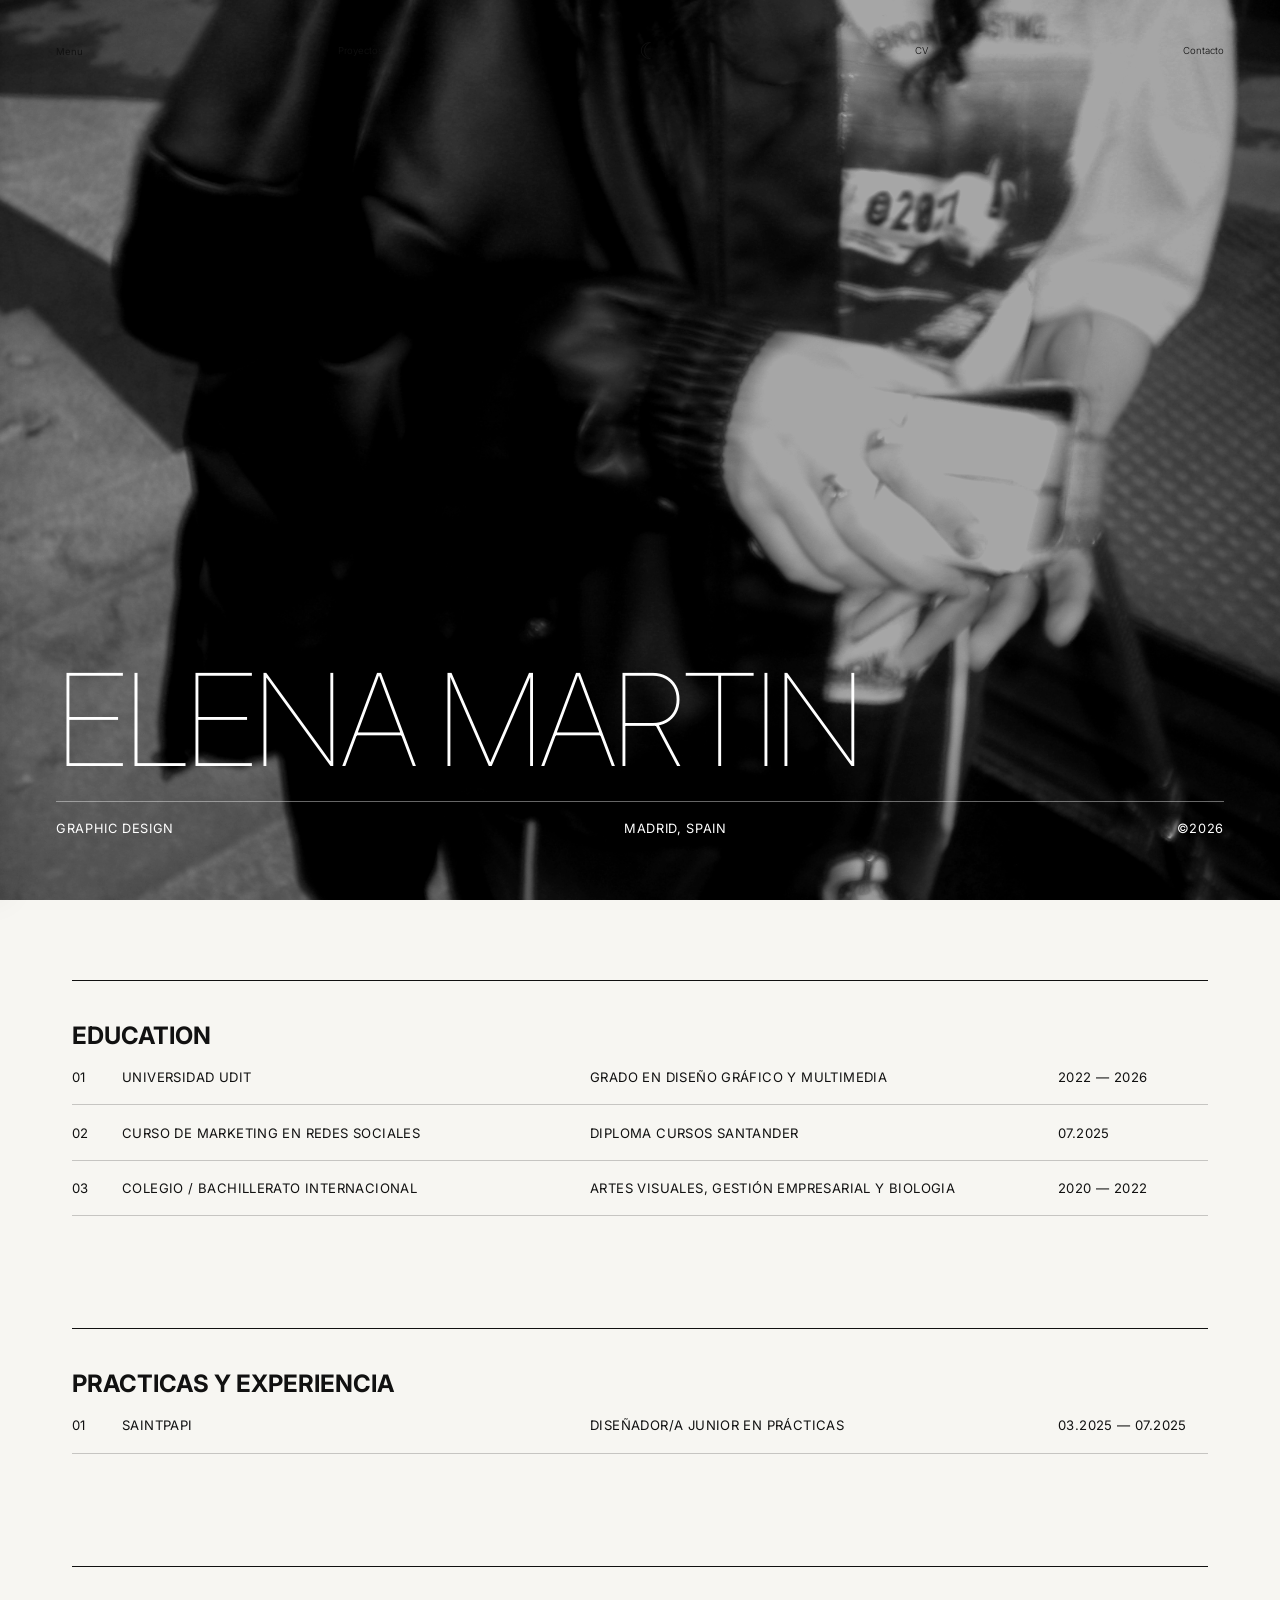
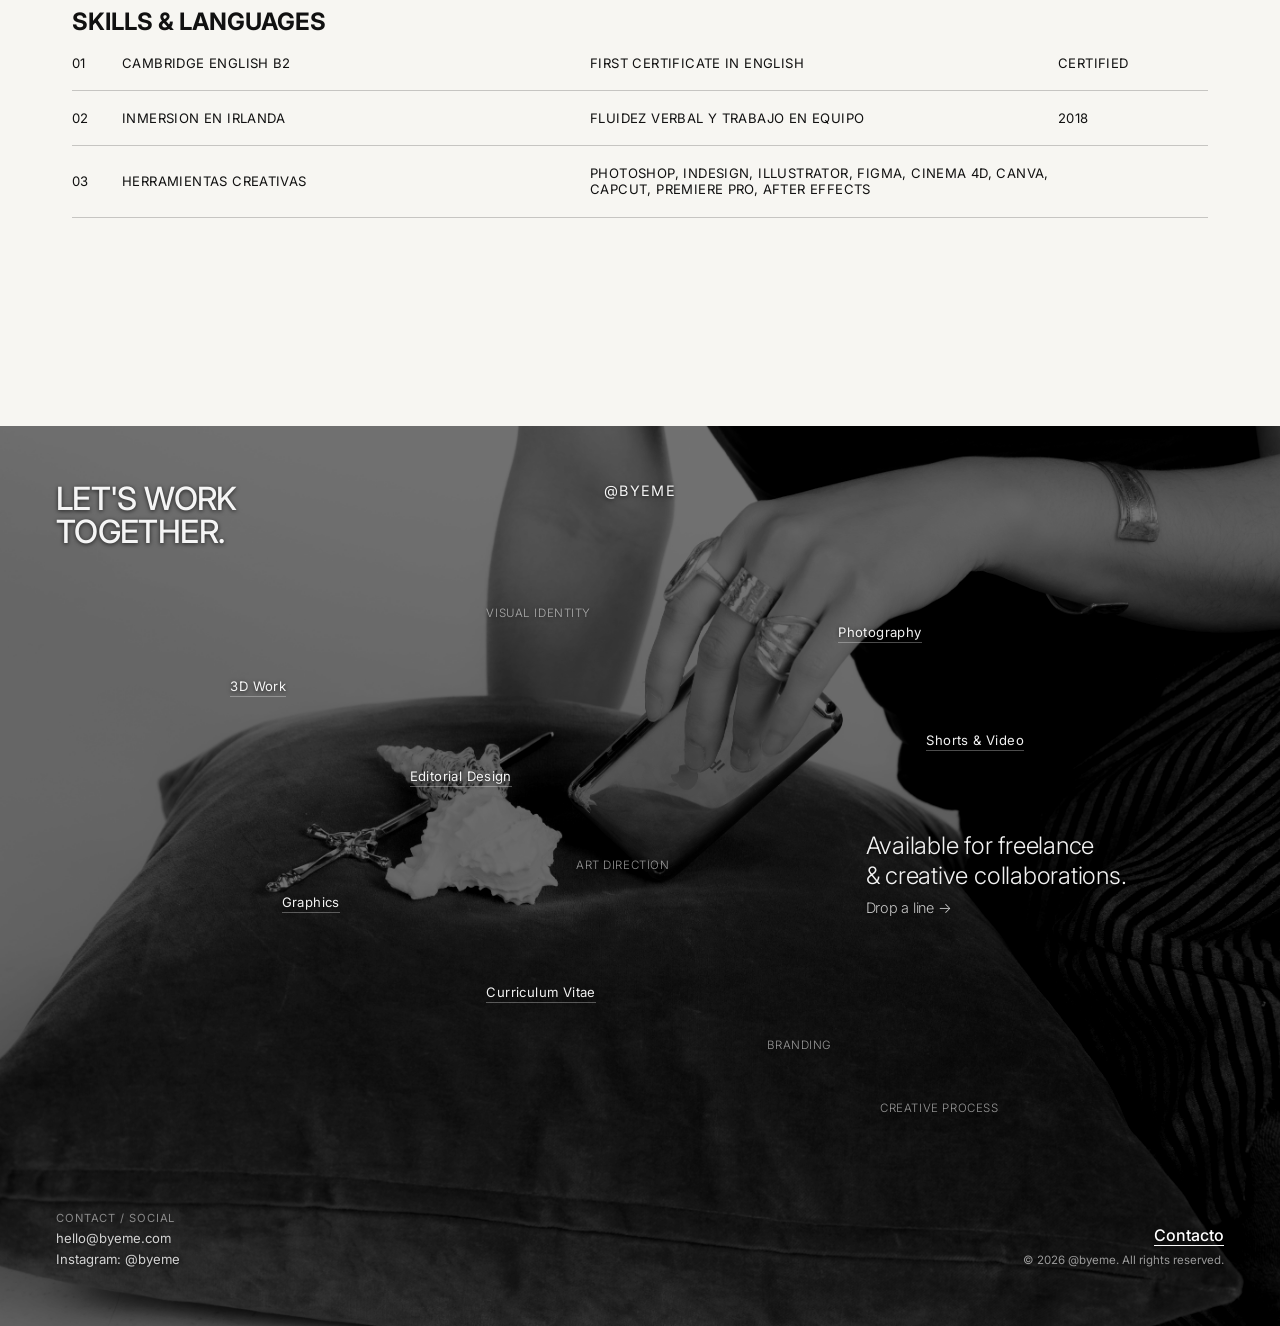
<file: cv.html>
<!DOCTYPE html>
<html lang="es">
<head>
    <meta charset="UTF-8">
    <meta name="viewport" content="width=device-width, initial-scale=1.0">
    <title>CV — @byeme</title>
    
    <link rel="preconnect" href="https://fonts.googleapis.com">
    <link rel="preconnect" href="https://fonts.gstatic.com" crossorigin>
    <link href="https://fonts.googleapis.com/css2?family=Inter:ital,wght@0,300;0,400;0,500;0,700;1,300&display=swap" rel="stylesheet">
    
    <link rel="stylesheet" href="style/style.css">
    
    <script src="scrpt/script.js" defer></script>
</head>
<body class="cv-page">

   <div class="menu-overlay" id="menuOverlay"></div>

<aside class="side-menu" id="sideMenu">
    <div class="side-menu-header">
        <span class="side-menu-title">LIBRARY</span>
        <button class="close-btn" id="closeMenuBtn" aria-label="Cerrar Menú">(Close)</button>
    </div>

    <ul class="side-menu-list">
        <li><a href="index.html" class="menu-item">Index <span>&gt;</span></a></li>
        <li><a href="proyectos.html" class="menu-item">Selected Works <span>&gt;</span></a></li>
        <li><a href="3d.html" class="menu-item">3D Work <span>&gt;</span></a></li>
        <li><a href="editorial.html" class="menu-item">Editorial Design <span>&gt;</span></a></li>
        <li><a href="graphics.html" class="menu-item">Graphics <span>&gt;</span></a></li>
        <li><a href="photography.html" class="menu-item">Photography <span>&gt;</span></a></li>
        <li><a href="cv.html" class="menu-item">Curriculum / About <span>&gt;</span></a></li>
        <li><a href="contacto.html" class="menu-item">Contacto <span>&gt;</span></a></li>
    </ul>
</aside>

    <nav class="navbar">
        <button class="nav-link menu-trigger" id="openMenuBtn">Menu</button>
        <a href="proyectos.html" class="nav-link active">Proyectos</a>
        <a href="index.html" class="nav-symbol" aria-label="Inicio">☾</a>
        <a href="cv.html" class="nav-link">CV</a>
        <a href="contacto.html" class="nav-link">Contacto</a>
    </nav>

    <section class="cv-hero">
        <div class="cv-hero-bg">
            <img src="img/otros/foto4.JPG" alt="Background Header">
            <div class="overlay"></div>
        </div>

        <div class="cv-hero-content">
            <h1 class="cv-name">ELENA MARTIN </h1>
            <div class="cv-hero-footer">
                <span>GRAPHIC DESIGN</span>
                <span>MADRID, SPAIN</span>
                <span>©2026</span>
            </div>
        </div>
    </section>

    <div class="cv-body-wrapper">

        <section class="cv-section">
            <h2 class="section-title">EDUCATION</h2>
            <div class="table-container">
                
                <details class="accordion-item">
                    <summary class="accordion-header">
                        <span class="acc-num">01</span>
                        <span class="acc-title">UNIVERSIDAD UDIT</span>
                        <span class="acc-role">GRADO EN DISEÑO GRÁFICO Y MULTIMEDIA</span>
                        <span class="acc-date">2022 — 2026</span>
                    </summary>
                    <div class="accordion-body">
                        <p>Formación especializada en diseño gráfico, branding, web, 3D, audiovisuales, diseño editorial y gestión de proyectos visuales aplicados a medios digitales e impresos.</p>
                    </div>
                </details>

                <details class="accordion-item">
                    <summary class="accordion-header">
                        <span class="acc-num">02</span>
                        <span class="acc-title">Curso de Marketing en Redes Sociales</span>
                        <span class="acc-role">DIPLOMA CURSOS SANTANDER</span>
                        <span class="acc-date">07.2025</span>
                    </summary>
                    <div class="accordion-body">
                        <p>Curso Online del uso de las Redes Sociales para estrategias de Marketing</p>
                    </div>
                </details>

                <details class="accordion-item">
                    <summary class="accordion-header">
                        <span class="acc-num">03</span>
                        <span class="acc-title">COLEGIO / BACHILLERATO INTERNACIONAL</span>
                        <span class="acc-role">Artes Visuales, Gestión Empresarial y Biologia</span>
                        <span class="acc-date">2020 — 2022</span>
                    </summary>
                    <div class="accordion-body">
                        <p>Para el Trabajo fianal hice una Monografia sobre el vestuario del cine en pelicuals de distintss épocas. En mi caso me enfoqué en la decada de los 60s.</p>
                    </div>
                </details>

            </div>
        </section>

        <section class="cv-section">
            <h2 class="section-title">PRACTICAS Y EXPERIENCIA</h2>
            <div class="table-container">
                
                <details class="accordion-item">
                    <summary class="accordion-header">
                        <span class="acc-num">01</span>
                        <span class="acc-title">SAINTPAPI</span>
                        <span class="acc-role">DISEÑADOR/A JUNIOR EN PRÁCTICAS</span>
                        <span class="acc-date">03.2025 — 07.2025</span>
                    </summary>
                    <div class="accordion-body">
                        <p>Diseño de identidades visuales, maquetación de catálogos y apoyo en dirección creativa para eventos y exposiciones como el Scrapworld</p>
                    </div>
                </details>

            </div>
        </section>

        <section class="cv-section">
            <h2 class="section-title">SKILLS &amp; LANGUAGES</h2>
            <div class="table-container">
                
                <details class="accordion-item">
                    <summary class="accordion-header">
                        <span class="acc-num">01</span>
                        <span class="acc-title">CAMBRIDGE ENGLISH B2</span>
                        <span class="acc-role">FIRST CERTIFICATE IN ENGLISH</span>
                        <span class="acc-date">CERTIFIED</span>
                    </summary>
                    <div class="accordion-body">
                        <p>Titulación oficial con nivel B2 acreditado para comunicación profesional y trabajo en entornos internacionales.</p>
                    </div>
                </details>

                <details class="accordion-item">
                    <summary class="accordion-header">
                        <span class="acc-num">02</span>
                        <span class="acc-title">INMERSION EN IRLANDA</span>
                        <span class="acc-role">FLUIDEZ VERBAL Y TRABAJO EN EQUIPO</span>
                        <span class="acc-date">2018</span>
                    </summary>
                    <div class="accordion-body">
                        <p>Experiencia de estancia y estudio en el extranjero con soltura en comunicación oral y escrita.</p>
                    </div>
                </details>

                <details class="accordion-item">
                    <summary class="accordion-header">
                        <span class="acc-num">03</span>
                        <span class="acc-title">HERRAMIENTAS CREATIVAS</span>
                        <span class="acc-role">PHOTOSHOP, INDESIGN, ILLUSTRATOR, FIGMA, CINEMA 4D, CANVA, CAPCUT, PREMIERE PRO, AFTER EFFECTS</span>
                        <span class="acc-date"></span>
                    </summary>
                    <div class="accordion-body">
                        <p>Dominio de la suite Adobe Creative Cloud, prototipado UI con Figma con codigo web y conceptos básicos de renderizado en Cinema 4D.</p>
                    </div>
                </details>

            </div>
        </section>

      

         

            </div>
        </section>

        

    </div>
    <footer class="site-footer">
        <div class="footer-bg">
            <img src="img/bnwfooter.jpg" alt="Footer Background">
            <div class="overlay"></div>
        </div>

        <div class="footer-canvas">
            
            <div class="text-node main-collab-text">
                LET'S WORK<br>TOGETHER.
            </div>

            <div class="text-node top-handle">
                @byeme
            </div>

            <a href="3d.html" class="text-node float-link pos-1">3D Work</a>
            <a href="editorial.html" class="text-node float-link pos-2">Editorial Design</a>
            <a href="graphics.html" class="text-node float-link pos-3">Graphics</a>
            <a href="photography.html" class="text-node float-link pos-4">Photography</a>
            <a href="shorts.html" class="text-node float-link pos-5">Shorts & Video</a>
            <a href="cv.html" class="text-node float-link pos-6">Curriculum Vitae</a>

            <div class="text-node concept-tag pos-7">Visual Identity</div>
            <div class="text-node concept-tag pos-8">Art Direction</div>
            <div class="text-node concept-tag pos-9">Branding</div>
            <div class="text-node concept-tag pos-10">Creative Process</div>

            <div class="text-node big-callout">
                Available for freelance<br>
                &amp; creative collaborations.<br>
                <span>Drop a line &rarr;</span>
            </div>

            <div class="text-node bottom-left-info">
                <span class="info-label">Contact / Social</span><br>
                <a href="mailto:hello@byeme.com">hello@byeme.com</a><br>
                <a href="https://instagram.com" target="_blank">Instagram: @byeme</a>
            </div>

            <div class="text-node bottom-right-info">
                <a href="contacto.html" class="nav-contact-btn">Contacto</a><br>
                <span class="copyright-text">© 2026 @byeme. All rights reserved.</span>
            </div>

        </div>
    </footer>
</body>
</html>
</file>
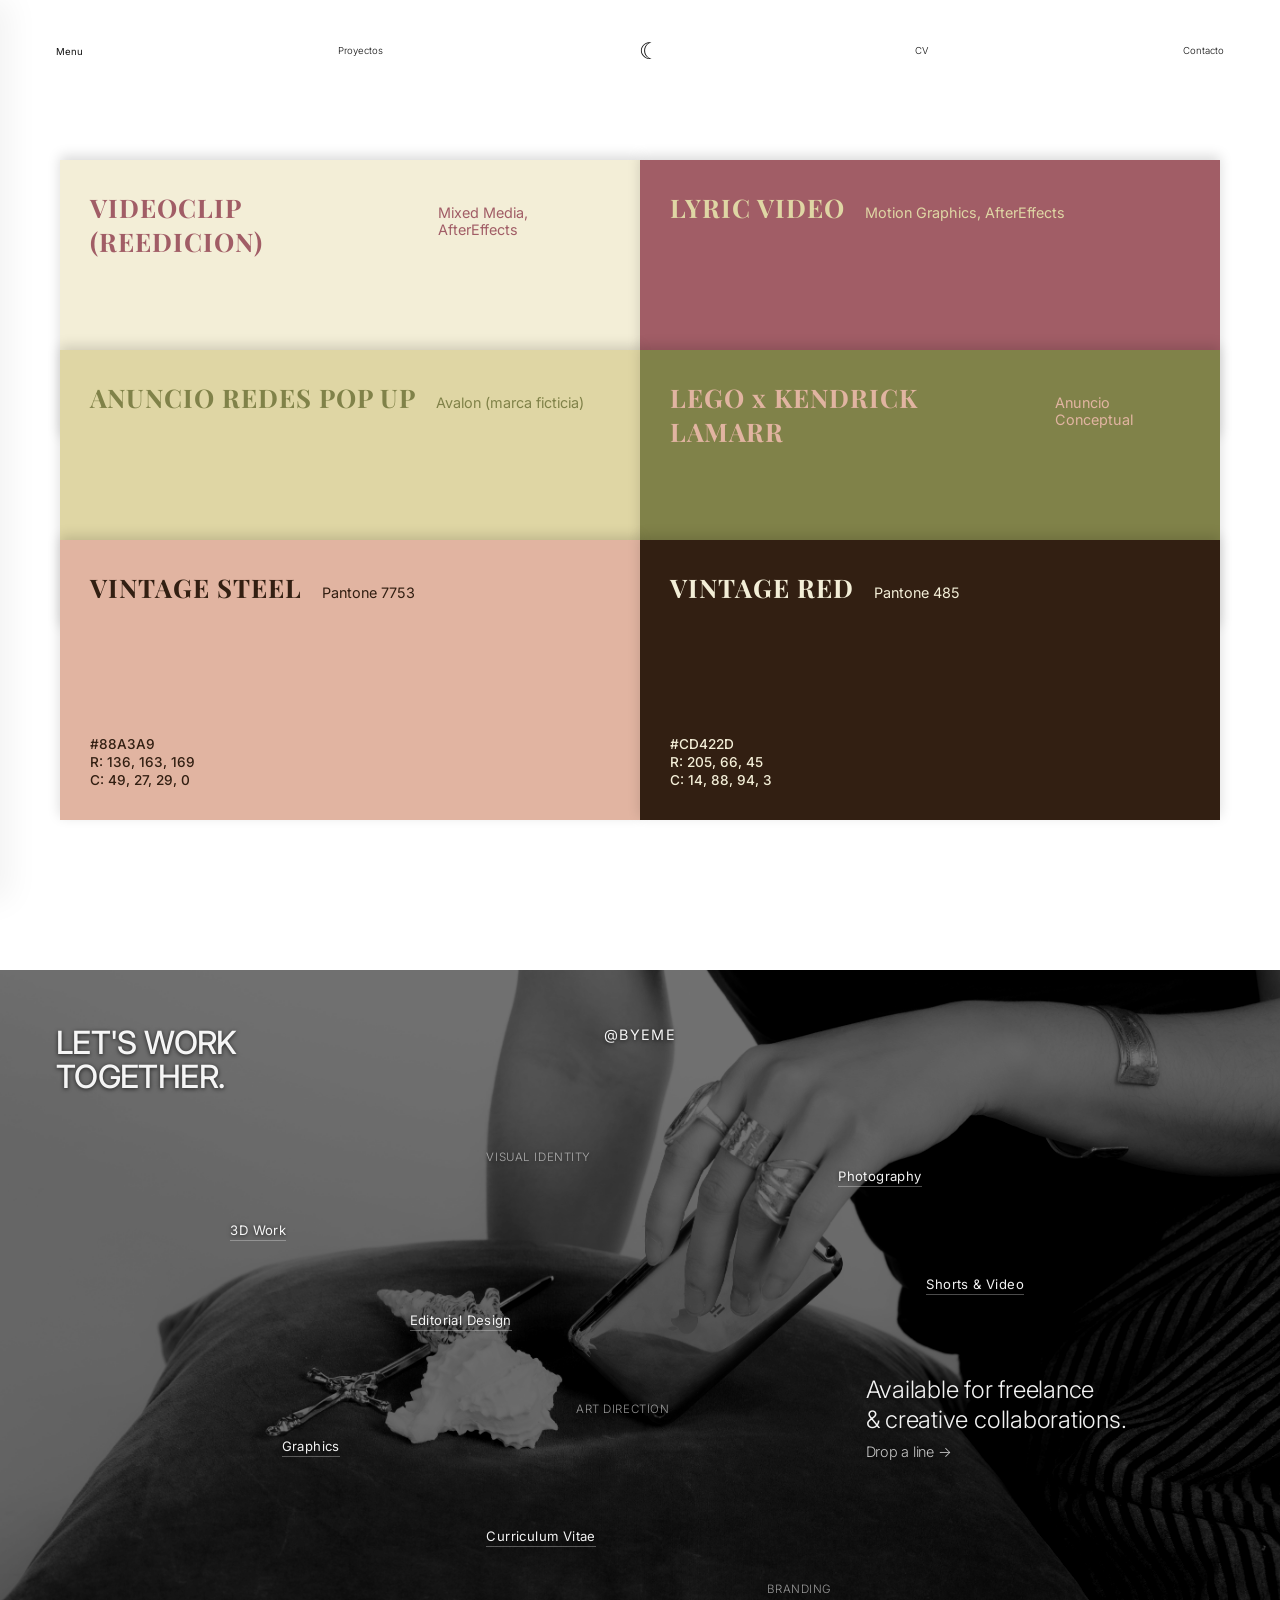
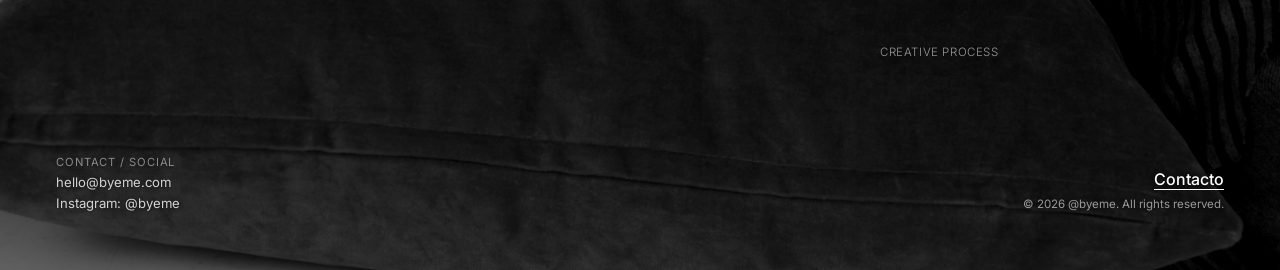
<file: video.html>
<!DOCTYPE html>
<html lang="es">
<head>
    <meta charset="UTF-8">
    <meta name="viewport" content="width=device-width, initial-scale=1.0">
    <title>Video — @byeme</title>

    <link rel="preconnect" href="https://fonts.googleapis.com">
    <link rel="preconnect" href="https://fonts.gstatic.com" crossorigin>
    <link href="https://fonts.googleapis.com/css2?family=Inter:ital,wght@0,300;0,400;0,500;0,600;0,700&family=Playfair+Display:wght@600;700&display=swap" rel="stylesheet">

    <link rel="stylesheet" href="style/style.css">
    <script src="scrpt/script.js" defer></script>
</head>
<body class="video-page">

    <div class="menu-overlay" id="menuOverlay"></div>

    <aside class="side-menu" id="sideMenu">
        <div class="side-menu-header">
            <span class="side-menu-title">LIBRARY</span>
            <button class="close-btn" id="closeMenuBtn" aria-label="Cerrar Menú">(Close)</button>
        </div>

        <ul class="side-menu-list">
            <li><a href="index.html" class="menu-item">Index <span>&gt;</span></a></li>
            <li><a href="proyectos.html" class="menu-item">Selected Works <span>&gt;</span></a></li>
            <li><a href="3d.html" class="menu-item">3D Work <span>&gt;</span></a></li>
            <li><a href="editorial.html" class="menu-item">Editorial Design <span>&gt;</span></a></li>
            <li><a href="graphics.html" class="menu-item">Graphics <span>&gt;</span></a></li>
            <li><a href="photography.html" class="menu-item">Photography <span>&gt;</span></a></li>
            <li><a href="shorts.html" class="menu-item">Video / Shorts <span>&gt;</span></a></li>
            <li><a href="cv.html" class="menu-item">Curriculum / About <span>&gt;</span></a></li>
            <li><a href="contacto.html" class="menu-item">Contacto <span>&gt;</span></a></li>
        </ul>
    </aside>

    <nav class="navbar">
        <button class="nav-link menu-trigger" id="openMenuBtn">Menu</button>
        <a href="proyectos.html" class="nav-link active">Proyectos</a>
        <a href="index.html" class="nav-symbol" aria-label="Inicio">☾</a>
        <a href="cv.html" class="nav-link">CV</a>
        <a href="contacto.html" class="nav-link">Contacto</a>
    </nav>

    <main class="video-grid-container">
        <!-- TARJETA 1 -->
        <article class="folder-card card-yellow" 
                 data-title="VIDEOCLIP (REEDICION)" 
                 data-subtitle="Mixed Media, AfterEffects"
                 data-desc="Reedición del Videoclip (Modern Girl - The Bleachers)"
                 data-yt="https://www.youtube.com/embed/oUfb53Kf404">
            <div class="notch"></div>
            <div class="card-content">
                <div class="card-header-label">
                    <span class="card-name">VIDEOCLIP (REEDICION)</span>
                    <span class="card-pantone">Mixed Media, AfterEffects</span>
                </div>
                <div class="card-details">
                    <p>Reedición del Videoclip</p>
                    <p>Modern Girl</p>
                    <p>Bleachers</p>
                </div>
            </div>
        </article>

        <!-- TARJETA 2 -->
        <article class="folder-card card-white" 
                 data-title="LYRIC VIDEO" 
                 data-subtitle="Motion Graphics, AfterEffects"
                 data-desc="Lyric Video de la canción (Boom, Boom, Back) del grupo Hinds"
                 data-yt="https://www.youtube.com/embed/bim37DDaR2Y">
            <div class="notch"></div>
             <div class="card-content">
                <div class="card-header-label">
                    <span class="card-name">LYRIC VIDEO</span>
                    <span class="card-pantone">Motion Graphics, AfterEffects</span>
                </div>
                <div class="card-details">
                    <p>Lyric Video (40s) </p>
                    <p>Boom, Boom, Back</p>
                    <p>Hinds</p>
                </div>
            </div>
        </article>

        <!-- TARJETA 3 -->
        <article class="folder-card card-pink" 
                 data-title="ANUNCIO REDES POP UP" 
                 data-subtitle="Avalon (marca ficticia)"
                 data-desc="Modelado 3D, Pemiere Pro"
                 data-yt="https://www.youtube.com/embed/BF-_bghtd14">
            <div class="notch"></div>
            <div class="card-content">
                <div class="card-header-label">
                    <span class="card-name">ANUNCIO REDES POP UP</span>
                    <span class="card-pantone">Avalon (marca ficticia)</span>
                </div>
                <div class="card-details">
                    <p>Video Conceptual</p>
                    <p>Cinema 4D</p>
                    <p>Premiere Pro</p>
                </div>
            </div>
        </article>

        <!-- TARJETA 4 -->
        <article class="folder-card card-black" 
                 data-title="LEGO x KENDRICK LAMARR" 
                 data-subtitle="Pantone Black 7 — #2F292A"
                 data-desc="Modelado 3D, After Effects"
                 data-yt="https://www.youtube.com/embed/dQw4w9WgXcQ">
            <div class="notch"></div>
            <div class="card-content">
                <div class="card-header-label">
                    <span class="card-name">LEGO x KENDRICK LAMARR</span>
                    <span class="card-pantone">Anuncio Conceptual</span>
                </div>
                <div class="card-details">
                    <p>#2F292A</p>
                    <p>R: 47, 41, 42</p>
                    <p>C: 67, 66, 62, 65</p>
                </div>
            </div>
        </article>

        <!-- TARJETA 5 -->
        <article class="folder-card card-steel" 
                 data-title="VINTAGE STEEL" 
                 data-subtitle="Pantone 7753 — #88A3A9"
                 data-desc="Pieza experimental inspirada en tonos fríos e industriales."
                 data-yt="https://www.youtube.com/embed/dQw4w9WgXcQ">
            <div class="notch"></div>
            <div class="card-content">
                <div class="card-header-label">
                    <span class="card-name">VINTAGE STEEL</span>
                    <span class="card-pantone">Pantone 7753</span>
                </div>
                <div class="card-details">
                    <p>#88A3A9</p>
                    <p>R: 136, 163, 169</p>
                    <p>C: 49, 27, 29, 0</p>
                </div>
            </div>
        </article>

        <!-- TARJETA 6 -->
        <article class="folder-card card-red" 
                 data-title="VINTAGE RED" 
                 data-subtitle="Pantone 485 — #CD422D"
                 data-desc="Spot dinámico de alta intensidad conceptual."
                 data-yt="https://www.youtube.com/embed/dQw4w9WgXcQ">
            <div class="notch"></div>
            <div class="card-content">
                <div class="card-header-label">
                    <span class="card-name">VINTAGE RED</span>
                    <span class="card-pantone">Pantone 485</span>
                </div>
                <div class="card-details">
                    <p>#CD422D</p>
                    <p>R: 205, 66, 45</p>
                    <p>C: 14, 88, 94, 3</p>
                </div>
            </div>
        </article>
    </main>

    <!-- MODAL DE EXPANSIÓN (FULLSCREEN DE LA TARJETA SELECCIONADA) -->
    <div id="videoModal" class="video-modal">
        <button id="closeVideoModal" class="close-video-btn">&times; Cerrar</button>
        <div class="modal-body">
            <h1 id="modalTitle"></h1>
            <h3 id="modalSubtitle"></h3>
            <p id="modalDesc"></p>
            <div class="video-wrapper">
                <iframe id="modalIframe" src="" frameborder="0" allow="accelerometer; autoplay; clipboard-write; encrypted-media; gyroscope; picture-in-picture" allowfullscreen></iframe>
            </div>
        </div>
    </div>

    <footer class="site-footer">
        <div class="footer-bg">
            <img src="img/bnwfooter.jpg" alt="Footer Background">
            <div class="overlay"></div>
        </div>

        <div class="footer-canvas">
            <div class="text-node main-collab-text">
                LET'S WORK<br>TOGETHER.
            </div>

            <div class="text-node top-handle">
                @byeme
            </div>

            <a href="3d.html" class="text-node float-link pos-1">3D Work</a>
            <a href="editorial.html" class="text-node float-link pos-2">Editorial Design</a>
            <a href="graphics.html" class="text-node float-link pos-3">Graphics</a>
            <a href="photography.html" class="text-node float-link pos-4">Photography</a>
            <a href="shorts.html" class="text-node float-link pos-5">Shorts &amp; Video</a>
            <a href="cv.html" class="text-node float-link pos-6">Curriculum Vitae</a>

            <div class="text-node concept-tag pos-7">Visual Identity</div>
            <div class="text-node concept-tag pos-8">Art Direction</div>
            <div class="text-node concept-tag pos-9">Branding</div>
            <div class="text-node concept-tag pos-10">Creative Process</div>

            <div class="text-node big-callout">
                Available for freelance<br>
                &amp; creative collaborations.<br>
                <span>Drop a line &rarr;</span>
            </div>

            <div class="text-node bottom-left-info">
                <span class="info-label">Contact / Social</span><br>
                <a href="mailto:hello@byeme.com">hello@byeme.com</a><br>
                <a href="https://instagram.com" target="_blank">Instagram: @byeme</a>
            </div>

            <div class="text-node bottom-right-info">
                <a href="contacto.html" class="nav-contact-btn">Contacto</a><br>
                <span class="copyright-text">© 2026 @byeme. All rights reserved.</span>
            </div>
        </div>
    </footer>

</body>
</html>
</file>
<file: style/style.css>
/* Reseteo básico */
* {
    margin: 0;
    padding: 0;
    box-sizing: border-box;
}

html {
    scroll-behavior: smooth;
}

body {
    font-family: 'Inter', -apple-system, BlinkMacSystemFont, sans-serif;
    background-color: #ffffff;
    color: #111111;
}

/* --- Navegación Fija --- */
/* --- Navegación Fija Centrada --- */
/* --- Navegación Fija Distribuida --- */
.navbar {
    position: fixed;
    top: 0;
    left: 0;
    width: 100%;
    
    display: flex;
    justify-content: space-between; /* Pega el primero a la izquierda y el último a la derecha */
    align-items: center;
    
    padding: 2.5rem 3.5rem;
    font-size: 0.6rem;
    font-weight: 300;
    z-index: 1000 !important;
    box-sizing: border-box;
}

/* Símbolo central ☾ adaptado al estilo del nav-link */
.nav-symbol {
    text-decoration: none;
    color: #111111;
    font-size: 1.45rem;
    line-height: 1;
    transition: transform 0.3s ease, color 0.3s ease;
    display: inline-block;
}

.nav-symbol:hover {
    color: #0044ff;
    transform: rotate(-10deg) scale(1.15);
}

/* Enlaces del lado derecho */
.nav-links {
    justify-self: end;
    display: flex;
    align-items: center;
    gap: 2rem;
}


.nav-link {
    text-decoration: none;
    color: #111111;
    position: relative;
    display: inline-block;
    transition: transform 0.3s ease, color 0.3s ease;
    padding-bottom: 2px;
}

/* Hover navegación: Inclinación, azul y subrayado */
.nav-link:hover {
    color: #0044ff;
    transform: rotate(-3deg);
}

.nav-link::after {
    content: '';
    position: absolute;
    width: 0%;
    height: 1px;
    bottom: 0;
    left: 0;
    background-color: #0044ff;
    transition: width 0.3s cubic-bezier(0.25, 0.8, 0.25, 1);
}

.nav-link:hover::after {
    width: 100%;
}

/* ==========================================
   MENÚ DESPLEGABLE LATERAL (OFF-CANVAS TURQUESA)
   ========================================== */

/* Botón "Menu" en la barra de navegación */
.menu-trigger {
    background: none;
    border: none;
    font-family: inherit;
    font-size: inherit;
    color: inherit;
    cursor: pointer;
    padding: 0;
}

/* Capa de fondo con desenfoque (Blur) sobre el resto de la página */
.menu-overlay {
    position: fixed;
    inset: 0;
    background-color: rgba(0, 0, 0, 0.15);
    backdrop-filter: blur(8px);
    -webkit-backdrop-filter: blur(8px);
    z-index: 1001 !important;
    opacity: 0;
    visibility: hidden;
    pointer-events: none;
    transition: opacity 0.4s cubic-bezier(0.16, 1, 0.3, 1), visibility 0.4s ease;
}

.menu-overlay.active {
    opacity: 1;
    visibility: visible;
    pointer-events: auto;
}

/* Panel Lateral Desplegable */
.side-menu {
    position: fixed;
    top: 0;
    left: 0;
    width: 380px;
    max-width: 85vw;
    height: 100vh;
    background-color: #d8f3ec;
    color: #111111;
    z-index: 1002 !important; /* Por encima de la navbar y el overlay */
    padding: 2.5rem 2rem;
    box-sizing: border-box;
    display: flex;
    flex-direction: column;
    box-shadow: 10px 0 30px rgba(0, 0, 0, 0.05);
    
    /* Estado Oculto (desplazado a la izquierda fuera de pantalla) */
    transform: translateX(-100%);
    transition: transform 0.45s cubic-bezier(0.16, 1, 0.3, 1);
}

/* Estado Visible al abrir */
.side-menu.active {
    transform: translateX(0) !important;
}

/* Cabecera del Menú Lateral */
.side-menu-header {
    display: flex;
    justify-content: space-between;
    align-items: center;
    padding-bottom: 2rem;
    margin-bottom: 1.5rem;
    border-bottom: 1px dashed rgba(0, 0, 0, 0.2);
    font-family: monospace, sans-serif;
    font-size: 0.9rem;
    letter-spacing: 0.05em;
}

.close-btn {
    background: none;
    border: none;
    font-family: inherit;
    font-size: 0.9rem;
    cursor: pointer;
    color: #111111;
    opacity: 0.7;
    transition: opacity 0.2s ease;
}

.close-btn:hover {
    opacity: 1;
}

/* Lista de Elementos del Menú */
.side-menu-list {
    list-style: none;
    padding: 0;
    margin: 0;
    display: flex;
    flex-direction: column;
    gap: 0.2rem;
    overflow-y: auto;
}

.side-menu-list li {
    border-bottom: 1px dashed rgba(0, 0, 0, 0.15);
}

.menu-item {
    display: flex;
    justify-content: space-between;
    align-items: center;
    padding: 0.9rem 0;
    color: #111111;
    text-decoration: none;
    font-family: monospace, sans-serif;
    font-size: 0.95rem;
    transition: padding-left 0.25s ease, opacity 0.2s ease;
}

.menu-item span {
    opacity: 0.5;
    font-size: 0.85rem;
    transition: transform 0.25s ease;
}

.menu-item:hover {
    padding-left: 0.5rem;
}

.menu-item:hover span {
    opacity: 1;
    transform: translateX(3px);
}



/* --- Sección 1: Frase --- */
/* ==========================================================================
   HERO CENTRADO Y ELEMENTOS HOVER
   ========================================================================== */

.navbar {
    position: fixed;
    top: 0;
    left: 0;
    width: 100%;
    z-index: 1000;
}
/* --- Configuración para Scroll Snap Smooth --- */
html {
    scroll-behavior: smooth;
    scroll-snap-type: y mandatory; /* Fuerza el encaje exacto de pantalla en pantalla */
}

/* Reducción de espaciados globales */
.hero-section, 
.intro-section {
    margin-bottom: 0 !important;
}

.hero-title, 
.intro-phrase {
    margin-bottom: 1.5rem !important;
}

.categories-section, 
.index-categories {
    margin-top: 0 !important;
}

/* --- Sección 1: Frase Principal (Pantalla Completa 1) --- */
.hero-section {
    height: 100vh;
    min-height: 100vh;
    scroll-snap-align: start; /* Punto de anclaje del scroll */
    scroll-snap-stop: always;
    display: flex;
    justify-content: center;
    align-items: center;
    padding-top: 60px;
    box-sizing: border-box;
    width: 100%;
    position: relative;
    transition: transform 0.8s cubic-bezier(0.16, 1, 0.3, 1), opacity 0.8s ease;
    will-change: transform, opacity;
}

.hero-section.is-scrolled-out {
    opacity: 0;
    transform: translateY(-80px) scale(0.96);
    pointer-events: none;
}

.quote-wrapper {
    position: relative;
    max-width: 850px;
    width: 90%;
    margin: 0 auto;
    text-align: center;
    padding: 40px 20px;
}

.quote-text {
    font-size: 1.4rem;
    line-height: 1.2;
    font-weight: 400;
    color: #111;
    text-align: center;
    margin: 0 auto;
}

#highlightCrayon {
    position: relative;
    display: inline-block;
    padding: 8px 20px;
}

/* --- Card de CV Flotante en el Centro --- */
.cv-hover-card {
    position: absolute;
    top: 50%;
    left: 50%;
    width: 140px;
    text-decoration: none;
    color: inherit;
    text-align: left;
    opacity: 0;
    transform: translate(-50%, -50%) scale(0.95);
    transition: opacity 0.4s ease, transform 0.4s ease;
    pointer-events: none;
    z-index: 10;
}

.cv-hover-card .img-wrapper {
    width: 100%;
    height: 140px;
    border-radius: 0;
    overflow: hidden;
    background: #fff;
    box-shadow: 0 10px 30px rgba(0, 0, 0, 0.18);
    margin-bottom: 4px;
}

.cv-hover-card .img-wrapper img {
    width: 100%;
    height: 100%;
    object-fit: cover;
    display: block;
    border-radius: 0;
}

.cv-hover-card .card-label {
    display: block;
    font-size: 11px;
    font-weight: 500;
    text-transform: uppercase;
    letter-spacing: 0.5px;
    color: #111;
    text-align: center;
}

.quote-wrapper:hover .cv-hover-card {
    opacity: 1;
    transform: translate(-50%, -50%) scale(1.05);
    pointer-events: auto;
}

/* Contenedor de la mancha */
.coffee-splash-wrapper {
    position: absolute;
    top: 50%;
    left: 50%;
    width: 280px;
    height: 280px;
    transform: translate(-50%, -50%) scale(0.8);
    pointer-events: none;
    opacity: 0;
    z-index: 2;
    mix-blend-mode: multiply; 
    transition: opacity 0.4s ease-out, transform 0.4s cubic-bezier(0.25, 1, 0.5, 1);
}

.coffee-stain-img {
    width: 100%;
    height: 100%;
    background-image: url('https://i.pinimg.com/1200x/ca/98/23/ca98237b43429790256dea05a604e7ca.jpg');
    background-size: contain;
    background-repeat: no-repeat;
    background-position: center;
}

.quote-wrapper:hover .coffee-splash-wrapper {
    opacity: 0.85;
    transform: translate(-50%, -50%) scale(1);
}

/* Hover emergente sobre la frase */
.hover-card {
    position: absolute;
    top: 50%;
    left: 50%;
    transform: translate(-50%, -50%) scale(0.95);
    display: flex;
    flex-direction: column;
    align-items: center;
    gap: 12px;
    text-decoration: none;
    color: #111111;
    opacity: 0;
    visibility: hidden;
    transition: opacity 0.35s ease, transform 0.35s ease, visibility 0.35s;
    pointer-events: none;
}

.hover-card img {
    width: 140px;
    height: 140px;
    object-fit: cover;
}

.quote-wrapper:hover .hover-card {
    opacity: 1;
    visibility: visible;
    transform: translate(-50%, -50%) scale(1);
    pointer-events: auto;
}

/* --- Sección 2: Galería / Categorías (Pantalla Completa 2 Centrada) --- */
.gallery-section {
    height: 100vh;
    min-height: 100vh;
    scroll-snap-align: start; /* Ancla la sección 2 al centro de pantalla */
    scroll-snap-stop: always;
    display: flex;
    justify-content: center;
    align-items: center;
    padding: 2rem;
    box-sizing: border-box;
    opacity: 0;
    transform: translateY(100px);
    transition: transform 0.9s cubic-bezier(0.16, 1, 0.3, 1), opacity 0.9s ease;
    will-change: transform, opacity;
}

.gallery-section.is-visible {
    opacity: 1;
    transform: translateY(0);
}

.grid-card {
    opacity: 0;
    transform: translateY(30px);
    transition: opacity 0.6s cubic-bezier(0.16, 1, 0.3, 1), transform 0.6s cubic-bezier(0.16, 1, 0.3, 1);
}

.gallery-section.is-visible .grid-card {
    opacity: 1;
    transform: translateY(0);
}

.gallery-section.is-visible .grid-card:nth-child(1) { transition-delay: 0.10s; }
.gallery-section.is-visible .grid-card:nth-child(2) { transition-delay: 0.18s; }
.gallery-section.is-visible .grid-card:nth-child(3) { transition-delay: 0.26s; }
.gallery-section.is-visible .grid-card:nth-child(4) { transition-delay: 0.34s; }
.gallery-section.is-visible .grid-card:nth-child(5) { transition-delay: 0.42s; }
.gallery-section.is-visible .grid-card:nth-child(6) { transition-delay: 0.50s; }
.gallery-section.is-visible .grid-card:nth-child(7) { transition-delay: 0.58s; }

.gallery-grid {
    display: flex;
    flex-wrap: wrap;
    justify-content: center;
    align-items: center;
    gap: 2rem;
    max-width: 1200px;
    width: 100%;
}

/* Tarjetas individuales de la galería */
.grid-card {
    display: flex;
    flex-direction: column;
    align-items: center;
    gap: 14px;
    text-decoration: none;
    color: #111111;
    cursor: pointer;
}

.grid-card .img-wrapper {
    width: 135px;
    height: 135px;
    overflow: hidden;
}

.grid-card img {
    width: 100%;
    height: 100%;
    object-fit: cover;
    transition: transform 0.4s cubic-bezier(0.25, 1, 0.5, 1);
}

.grid-card:hover img {
    transform: scale(1.12);
}

.card-label {
    font-size: 0.82rem;
    font-weight: 400;
    color: #444444;
    letter-spacing: 0.02em;
    transition: color 0.3s ease;
}

.grid-card:hover .card-label {
    color: #000000;
}

/* --- Footer Estilo Editorial / Póster Flotante --- */

/* Permite que el scroll-snap reconozca el footer como una pantalla válida */
/* Reemplaza la regla de html por esta versión específica */
body.index-body {
    scroll-behavior: smooth;
    scroll-snap-type: y mandatory;
    height: 100vh;
    overflow-y: scroll;
}

/* Mantiene el anclaje solo en la pantalla principal */
.index-body .hero-section {
    scroll-snap-align: start;
    scroll-snap-stop: always;
}

.index-body .gallery-section {
    scroll-snap-align: start;
    scroll-snap-stop: always;
}

.index-body footer {
    scroll-snap-align: end;
    scroll-snap-stop: normal;
}

.site-footer {
    position: relative;
    width: 100%;
    height: 100vh;
    overflow: hidden;
    color: #ffffff;
    font-family: 'Inter', -apple-system, BlinkMacSystemFont, "Segoe UI", Roboto, sans-serif;
}

.footer-bg {
    position: absolute;
    top: 0;
    left: 0;
    width: 100%;
    height: 100%;
    z-index: 1;
}

.footer-bg img {
    width: 100%;
    height: 100%;
    object-fit: cover;
    filter: grayscale(100%) contrast(120%) brightness(80%);
}

.footer-bg .overlay {
    position: absolute;
    top: 0;
    left: 0;
    width: 100%;
    height: 100%;
    background: rgba(0, 0, 0, 0.35);
}

.footer-canvas {
    position: relative;
    z-index: 2;
    width: 100%;
    height: 100%;
}

/* Nodos Generales */
.text-node {
    position: absolute;
    color: rgba(255, 255, 255, 0.95);
    text-shadow: 0 1px 4px rgba(0, 0, 0, 0.7);
}

/* Frase de Colaboración Principal (Arriba Izquierda) */
.main-collab-text {
    top: 3.5rem;
    left: 3.5rem;
    font-size: 2rem;
    font-weight: 500;
    line-height: 1.05;
    letter-spacing: -0.02em;
}

/* Usuario @byeme (Arriba Centro) */
.top-handle {
    top: 3.5rem;
    left: 50%;
    transform: translateX(-50%);
    font-size: 0.9rem;
    font-weight: 400;
    letter-spacing: 0.1em;
    text-transform: uppercase;
}

/* Frase Grande de Llamada a la Acción (Centro-Derecha) */
.big-callout {
    top: 45%;
    right: 12%;
    font-size: 1.5rem;
    font-weight: 300;
    line-height: 1.25;
    letter-spacing: -0.01em;
}

.big-callout span {
    font-size: 0.9rem;
    opacity: 0.8;
    display: block;
    margin-top: 0.5rem;
}

/* Enlaces Flotantes de Categorías */
.float-link {
    font-size: 0.82rem;
    font-weight: 400;
    text-decoration: none;
    letter-spacing: 0.03em;
    transition: opacity 0.3s ease, transform 0.3s ease;
    border-bottom: 1px solid rgba(255, 255, 255, 0.3);
    padding-bottom: 2px;
}

.float-link:hover {
    opacity: 1;
    color: #ffffff;
    border-bottom-color: #ffffff;
    transform: translateY(-2px);
}

/* Palabras Clave Secundarias */
.concept-tag {
    font-size: 0.72rem;
    font-weight: 300;
    opacity: 0.6;
    letter-spacing: 0.05em;
    text-transform: uppercase;
}

/* Ubicación Exacta de Categorías y Tags */
.pos-1  { top: 28%; left: 18%; }
.pos-2  { top: 38%; left: 32%; }
.pos-3  { top: 52%; left: 22%; }
.pos-4  { top: 22%; right: 28%; }
.pos-5  { top: 34%; right: 20%; }
.pos-6  { top: 62%; left: 38%; }

.pos-7  { top: 20%; left: 38%; }
.pos-8  { top: 48%; left: 45%; }
.pos-9  { top: 68%; right: 35%; }
.pos-10 { top: 75%; right: 22%; }

/* --- Esquinas Inferiores Footer --- */
.bottom-left-info {
    position: absolute;
    bottom: 3.5rem;
    left: 3.5rem;
    font-size: 0.82rem;
    line-height: 1.6;
    z-index: 5;
}

.bottom-left-info a {
    color: #ffffff;
    text-decoration: none;
    opacity: 0.8;
    transition: opacity 0.3s ease;
}

.bottom-left-info a:hover {
    opacity: 1;
}

.info-label {
    font-size: 0.7rem;
    text-transform: uppercase;
    letter-spacing: 0.08em;
    opacity: 0.5;
}

.bottom-right-info {
    position: absolute;
    bottom: 3.5rem;
    right: 3.5rem;
    text-align: right;
    font-size: 0.82rem;
    line-height: 1.6;
    z-index: 5;
}

.nav-contact-btn {
    color: #ffffff;
    text-decoration: none;
    font-weight: 500;
    font-size: 1rem;
    border-bottom: 1px solid #ffffff;
}

.copyright-text {
    font-size: 0.72rem;
    opacity: 0.6;
}

/* ==========================================
   CV ESPECÍFICO: HERO 100VH + CARRUSEL
   ========================================== */

.cv-page {
    background-color: #f7f6f2;
    color: #111111;
}

.cv-section {
    margin-bottom: 7rem;
    border-top: 1px solid #111111;
    padding-top: 2.5rem;
}

/* Hero de Pantalla Completa */
.cv-hero {
    position: relative;
    width: 100%;
    height: 100vh;
    display: flex;
    align-items: flex-end;
    overflow: hidden;
    color: #ffffff;
}

.cv-hero-bg {
    position: absolute;
    top: 0;
    left: 0;
    width: 100%;
    height: 100%;
    z-index: 1;
}

.cv-hero-bg img {
    width: 100%;
    height: 100%;
    object-fit: cover;
    filter: contrast(120%);
}

.cv-hero-bg .overlay {
    position: absolute;
    top: 0;
    left: 0;
    width: 100%;
    height: 100%;
    background: rgba(0, 0, 0, 0.35);
}

.cv-hero-content {
    position: relative;
    z-index: 2;
    width: 100%;
    padding: 4rem 3.5rem;
}

.cv-name {
    font-size: clamp(3.5rem, 10vw, 9.5rem); /* Escalado dinámico responsivo */
    font-weight: 100;
    letter-spacing: -0.03em;
    line-height: 0.9;
    margin-bottom: 1.5rem;
    text-transform: uppercase;
}

.cv-hero-footer {
    display: flex;
    justify-content: space-between;
    font-size: 0.8rem;
    letter-spacing: 0.05em;
    border-top: 1px solid rgba(255, 255, 255, 0.4);
    padding-top: 1.2rem;
    text-transform: uppercase;
}

/* Cuerpo del CV sobrepuesto */
.cv-body-wrapper {
    position: relative;
    z-index: 10;
    background-color: #f7f6f2;
    max-width: 1200px;
    margin: 0 auto;
    padding: 5rem 2rem 6rem;
}

/* --- Carrusel Horizontal --- */
.carousel-header {
    display: flex;
    justify-content: space-between;
    align-items: center;
    margin-bottom: 1.5rem;
}

.carousel-header .section-title {
    margin-bottom: 0;
}

.carousel-arrows {
    display: flex;
    gap: 0.5rem;
}

.arrow-btn {
    background: transparent;
    border: 1px solid #111111;
    border-radius: 50%;
    width: 40px;
    height: 40px;
    display: flex;
    justify-content: center;
    align-items: center;
    font-size: 1.1rem;
    cursor: pointer;
    transition: background-color 0.3s ease, color 0.3s ease;
}

.arrow-btn:hover {
    background-color: #111111;
    color: #ffffff;
}

.carousel-wrapper {
    display: flex;
    gap: 1.8rem;
    overflow-x: auto;
    scroll-behavior: smooth;
    padding: 1rem 0.5rem;
    scrollbar-width: none; /* Firefox */
}

.carousel-wrapper::-webkit-scrollbar {
    display: none; /* Chrome/Safari */
}

/* Tarjetas Media */
.media-card {
    flex: 0 0 160px;
    display: flex;
    flex-direction: column;
    gap: 0.5rem;
    transition: transform 0.35s cubic-bezier(0.25, 1, 0.5, 1);
    cursor: pointer;
}

.media-card img {
    width: 100%;
    aspect-ratio: 1/1;
    object-fit: cover;
    filter: grayscale(15%);
    transition: transform 0.35s cubic-bezier(0.25, 1, 0.5, 1), filter 0.35s ease;
}

.media-card:hover {
    transform: scale(1.08);
}

.media-card:hover img {
    filter: grayscale(0%);
}

.media-title {
    font-size: 0.82rem;
    font-weight: 600;
}

.media-sub {
    font-size: 0.72rem;
    opacity: 0.6;
}

/* --- Acordeones Desplegables --- */
.accordion-item {
    border-bottom: 1px solid rgba(0, 0, 0, 0.2);
}

.accordion-header {
    display: grid;
    grid-template-columns: 50px 1fr 1fr 150px;
    align-items: center;
    padding: 1.2rem 0;
    cursor: pointer;
    font-size: 0.82rem;
    text-transform: uppercase;
    letter-spacing: 0.03em;
    list-style: none;
}

.accordion-header::-webkit-details-marker {
    display: none;
}

.accordion-body {
    padding: 0 0 1.2rem 50px;
    font-size: 0.85rem;
    line-height: 1.6;
    color: #444444;
    max-width: 750px;
}

/* ==========================================================================
   SECCIÓN SOBRE MÍ (OCUPA EXACTAMENTE EL 100% DE LA PANTALLA)
   ========================================================================== */

.about-section {
    display: flex;
    width: 100%; /* Cambiado de 100vw a 100% */
    height: 100vh;
    max-height: 100vh;
    margin: 0;
    padding: 0;
    box-sizing: border-box;
    overflow: hidden;
}

/* --- Columna Izquierda (50% Ancho / 100% Alto) --- */
.col-left {
    width: 50%;
    height: 100%;
    background-color: #828358;
    padding: 3vh 4vw; /* Unidades relativas para adaptarse al alto/ancho de pantalla */
    display: flex;
    flex-direction: column;
    justify-content: space-between;
    box-sizing: border-box;
    overflow: hidden;
}

.title-container {
    width: 100%;
    color: #111;
}

.main-title {
    font-family: 'Inter', sans-serif;
    font-size: clamp(2.5rem, 5vw, 4.5rem); /* Tamaño adaptativo para que nunca se rompa */
    font-weight: 400;
    letter-spacing: 2px;
    margin: 0;
    line-height: 0.9;
    display: flex;
    justify-content: space-between;
    width: 100%;
}

.subtitle {
    font-family: 'Cormorant Garamond', serif;
    font-style: italic;
    font-size: clamp(1.4rem, 2.5vw, 2rem);
    display: block;
    margin-top: 5px;
    color: #111;
}

.main-img-container {
    width: 75%;
    max-height: 55vh; /* Ajusta la imagen para que no desborde hacia abajo */
    margin: 0 auto;
    text-align: left;
}

.workspace-img {
    width: 100%;
    height: 100%;
    max-height: 48vh;
    object-fit: cover;
    display: block;
}

.main-img-container .caption {
    font-family: 'Cormorant Garamond', serif;
    font-style: italic;
    font-size: clamp(1.2rem, 2vw, 1.6rem);
    color: #111;
    display: block;
    margin-top: 8px;
}

/* --- Columna Derecha (50% Ancho / 100% Alto) --- */
.col-right {
    width: 50%;
    height: 100%;
    background-color: #f3f0e8;
    padding: 3vh 3vw;
    display: flex;
    flex-direction: column;
    align-items: center;
    justify-content: space-between;
    text-align: center;
    box-sizing: border-box;
    overflow: hidden;
}

.top-tag, .bottom-tag {
    font-family: 'Inter', sans-serif;
    font-size: 10px;
    font-weight: 700;
    letter-spacing: 2.5px;
    color: #111;
}

.portraits-grid {
    display: flex;
    gap: 20px;
    justify-content: center;
}

.portrait-item {
    width: 75px;
    height: 100px;
}

.portrait-item img {
    width: 100%;
    height: 100%;
    object-fit: cover;
    display: block;
}

.who-title {
    font-family: 'Inter', sans-serif;
    font-size: clamp(2rem, 3.5vw, 3.2rem);
    font-weight: 700;
    letter-spacing: 8px;
    color: #3d2314;
    margin: 5px 0;
}

.bio-text {
    max-width: 360px;
    font-family: 'Inter', sans-serif;
    font-size: clamp(10px, 1vw, 11px);
    line-height: 1.4;
    color: #222;
}

.bio-text .greeting {
    font-weight: 700;
    margin-bottom: 6px;
}

.bio-text p {
    margin-bottom: 6px;
}

/* Forma irregular */
.quote-shape {
    background-color: #828358;
    color: #3d2314;
    padding: 15px 25px;
    width: 80%;
    max-width: 340px;
    clip-path: polygon(8% 15%, 92% 5%, 100% 80%, 85% 95%, 15% 90%, 0% 70%);
    box-sizing: border-box;
}

.shape-text {
    font-family: 'Inter', sans-serif;
    font-size: 10px;
    margin: 0;
}

.shape-highlight {
    font-family: 'Cormorant Garamond', serif;
    font-style: italic;
    font-size: 13px;
    margin: 3px 0;
}

.shape-footer {
    font-family: 'Inter', sans-serif;
    font-size: 8px;
    margin: 0;
    opacity: 0.8;
}

/* ==========================================
   NUEVO CATÁLOGO DE PROYECTOS (ISOLATED)
   ========================================== */

.cat-page-body {

    color: #111111 !important;
    font-family: 'Inter', sans-serif !important;
    margin: 0;
    padding: 0;
    min-height: 100vh;
}

.cat-wrapper {
    max-width: 1400px;
    margin: 0 auto;
    padding: 8rem 4rem 6rem 4rem;
    box-sizing: border-box;
}

.cat-header-title {
    font-size: 4rem;
    font-weight: 500;
    letter-spacing: -1.5px;
    text-transform: uppercase;
    margin: 0 0 2rem 0;
    color: #000000;
}

/* Barra de Filtros */
.cat-filter-menu {
    display: flex;
    flex-wrap: wrap;
    gap: 2rem;
    margin-bottom: 3.5rem;
}

.cat-filter-btn {
    background: transparent;
    border: none;
    font-size: 0.75rem;
    font-weight: 400;
    letter-spacing: 0.05em;
    color: #666666;
    cursor: pointer;
    padding: 0;
    text-transform: uppercase;
    display: flex;
    align-items: center;
    gap: 6px;
    transition: color 0.2s ease;
}

.cat-filter-btn:hover {
    color: #000000;
}

.cat-filter-btn.active {
    color: #000000;
    font-weight: 500;
}

.cat-filter-btn.active::before {
    content: "•";
    color: #d03025;
    font-size: 1.2rem;
    line-height: 0;
}

/* Grilla de 4 Columnas */
.cat-main-grid {
    display: grid !important;
    grid-template-columns: repeat(4, 1fr) !important;
    column-gap: 2.5rem !important;
    row-gap: 3.5rem !important;
    width: 100% !important;
}

/* CSS Corregido */
.cat-project-item {
    display: flex; /* Sin !important para permitir la ocultación por JS */
    flex-direction: column !important;
    width: 100% !important;
}

/* Cajas contenedoras cuadradas estables */
.cat-image-box {
    display: block !important;
    width: 100% !important;
    height: auto !important;
    aspect-ratio: 1 / 1 !important;
    position: relative !important;
    overflow: hidden !important;

}

.cat-image-box img {
    width: 100% !important;
    height: 100% !important;
    object-fit: cover !important;
    display: block !important;
    transition: opacity 0.3s ease;
}

.cat-image-box:hover img {
    opacity: 0.85;
}

/* Pie de foto */
.cat-item-info {
    display: flex;
    justify-content: space-between;
    align-items: flex-start;
    margin-top: 0.6rem;
    font-size: 0.7rem;
    line-height: 1.3;
}

.cat-item-title {
    color: #111111;
    font-weight: 400;
    max-width: 75%;
}

.cat-item-tag {
    color: #555555;
    font-weight: 300;
}

.cat-blank-space {
    width: 100%;
    aspect-ratio: 1 / 1;
}

/* Responsivo */
@media (max-width: 1024px) {
    .cat-main-grid {
        grid-template-columns: repeat(2, 1fr) !important;
        column-gap: 1.5rem !important;
        row-gap: 2.5rem !important;
    }

    .cat-blank-space {
        display: none !important;
    }
}

@media (max-width: 600px) {
    .cat-wrapper {
        padding: 6rem 1.5rem 4rem 1.5rem;
    }

    .cat-header-title {
        font-size: 2.5rem;
    }

    .cat-main-grid {
        grid-template-columns: 1fr !important;
    }

    .cat-filter-menu {
        gap: 1rem;
    }
}


/* ==========================================
   ESTILOS EXCLUSIVOS PARA PÁGINA 3D
   ========================================== */

.horizontal-strip {
    display: flex;
    gap: 20px;
    width: 100%;
    overflow-x: auto;
}

.horizontal-media {
    width: 100%;
    max-height: 500px;
    aspect-ratio: 16 / 9;
    object-fit: cover;
    display: block;
}

/* Reglas aisladas con .3d-page para no romper otras secciones */
.3d-page .editorial-container {
    margin-top: 0 !important;
    margin-bottom: 0 !important;
    padding-top: 10px !important;
    padding-bottom: 10px !important;
}

.3d-page .editorial-project {
    margin: 0 !important;
    padding-top: 15px !important;
    padding-bottom: 15px !important;
}

.video-link-tag {
    text-decoration: none;
    background-color: #3d2314;
    color: #f3f0e8;
    transition: background-color 0.3s ease;
}

.video-link-tag:hover {
    background-color: #828358;
    color: #111;
}
/* ==========================================
   Transiciones de Nav y Footer
   ========================================== */

.navbar {
    transition: transform 0.45s cubic-bezier(0.16, 1, 0.3, 1), opacity 0.3s ease;
}

.navbar.nav-hidden {
    transform: translateY(-100%);
    opacity: 0;
    pointer-events: none;
}

.site-footer {
    position: relative;
    z-index: 10;
    transform: translateY(80px);
    opacity: 0;
    transition: transform 0.4s cubic-bezier(0.16, 1, 0.3, 1), opacity 0.4s ease;
}

.site-footer.footer-visible {
    transform: translateY(0);
    opacity: 1;
}

/* ==========================================
   Efecto Snap Vertical para INDEX.HTML
   ========================================== */

body.index-page {
    scroll-snap-type: y mandatory;
    overflow-y: scroll;
    height: 100vh;
    scroll-behavior: smooth;
}

.index-page .index-section {
    scroll-snap-align: start;
    scroll-snap-stop: always;
    min-height: 100vh;
    width: 100%;
    display: flex;
    flex-direction: column;
    justify-content: center;
    align-items: center;
    position: relative;
    box-sizing: border-box;
    transition: opacity 0.6s cubic-bezier(0.16, 1, 0.3, 1), 
                transform 0.6s cubic-bezier(0.16, 1, 0.3, 1);
}

.index-page .site-footer {
    scroll-snap-align: end;
    scroll-snap-stop: always;
}

/* ==========================================
   MAQUETA EDITORIAL
   ========================================== */



.editorial-page {
    background-color: #f7f6f2;
    color: #000000;
    font-family: 'Helvetica Neue', Helvetica, Arial, sans-serif;
    margin: 0;
    padding: 0;
}

.editorial-container {
    width: 100%;
    max-width: 100vw;
    padding-top: 4rem;
    box-sizing: border-box;
}

.editorial-project {
    margin-bottom: 6rem;
    width: 100%;
    padding-top: 4rem;
}

.project-description {
    text-align: justify;
}

/* Bloque Superior Grid */
.project-header-grid {
    display: grid;
    grid-template-columns: 240px 1fr;
    column-gap: 3rem;
    align-items: start;
    max-width: 600px;
    margin-bottom: 4rem; /* Ajustado de 20rem a un valor más usable */
}

.header-col-left .project-headline {
    font-size: 0.82rem;
    font-weight: 700;
    line-height: 1.35;
    color: #000000;
    margin: 0;
    margin-left: 4rem;
}

.header-col-right .project-description {
    font-size: 0.62rem;
    font-weight: 400;
    line-height: 1.45;
    color: #000000;
    margin: 0;
}

.editorial-divider {
    border: none;
    border-top: 1px solid rgba(0, 0, 0, 0.15); /* Corregido color para fondo claro */
    margin: 2.5rem 0;
    width: 100%;
}

.project-body-grid {
    display: grid;
    grid-template-columns: 240px 1fr;
    column-gap: 2rem;
    align-items: start;
    max-width: 900px;
    margin-bottom: 1.5rem;
}

.body-col-left .secondary-annotation {
    font-size: 0.62rem;
    font-weight: 600;
    line-height: 1.35;
    color: #000000;
    margin: 0;
    margin-left: 4rem;
}

/* Tira de Imágenes Verticales */
.image-strip-seamless {
    display: flex;
    width: 100%;
    gap: 0;
    margin-top: 2rem;
}

.image-strip-seamless .gallery-item {
    flex: 1;
    position: relative;
    cursor: zoom-in;
    overflow: hidden;
    
}

.image-strip-seamless .gallery-item img {
    width: 100%;
    height: 100%;
    display: block;
    object-fit: cover; 
    object-position: center;
    transition: filter 0.25s ease, transform 0.3s ease;
}

.image-strip-seamless .gallery-item:hover img {
    filter: brightness(0.92);
    transform: scale(1.02);
}

/* Lightbox Modal */
.lightbox-modal {
    display: none;
    position: fixed;
    inset: 0;
    z-index: 9999;
    background-color: rgba(0, 0, 0, 0.92);
    backdrop-filter: blur(8px);
    justify-content: center;
    align-items: center;
    cursor: zoom-out;
    opacity: 0;
    transition: opacity 0.3s ease;
}

.lightbox-modal.active {
    display: flex;
    opacity: 1;
}

.lightbox-content {
    max-width: 90vw;
    max-height: 90vh;
    object-fit: contain;
}

.lightbox-close {
    position: absolute;
    top: 2rem;
    right: 2.5rem;
    color: #ffffff;
    font-size: 2rem;
    cursor: pointer;
}

/* Responsive Editorial */
@media (max-width: 768px) {
    .editorial-container {
        padding-left: 1rem;
    }

    .project-header-grid,
    .project-body-grid {
        grid-template-columns: 1fr;
        row-gap: 1.5rem;
    }

    .image-strip-seamless {
        flex-direction: column;
    }
}

/* ==========================================
   EDITORIAL: SISTEMA DE ETIQUETAS (BOOKMARKS)
   ========================================== */

/* Contenedor del filtro superior */
.filter-tags-container {
    width: 100%;
    max-width: 1600px;
    margin: 100px auto 30px auto;
    padding: 0 4vw;
    display: flex;
    flex-wrap: wrap;
    gap: 10px;
    align-items: center;
}

.filter-title {
    font-size: 11px;
    text-transform: uppercase;
    letter-spacing: 1px;
    color: #888888;
    margin-right: 12px;
    font-weight: 300;
}

/* Diseño de la etiqueta tipo Bookmark (Marcapáginas) */
.tag-bookmark {
    display: inline-flex;
    align-items: center;
    padding: 4px 18px 4px 10px;
    font-size: 11px;
    color: #333333;
    background-color: rgba(220, 220, 220, 0.45); /* Gris translúcido */
    border: none;
    cursor: pointer;
    text-decoration: none;
    transition: background-color 0.25s ease, color 0.25s ease, opacity 0.3s ease;
    
    /* Recorte triangular en el extremo derecho */
    clip-path: polygon(0% 0%, 85% 0%, 100% 50%, 85% 100%, 0% 100%);
}

/* Hover: Fondo gris sólido */
.tag-bookmark:hover {
    background-color: #d1d1d1;
    color: #000000;
}

/* Estado activo para el filtro seleccionado */
.tag-bookmark.active {
    background-color: #111111;
    color: #ffffff;
}

/* Contenedor de etiquetas flotantes dentro de las secciones */
.project-tags-wrapper {
    display: flex;
    flex-wrap: wrap;
    gap: 8px;
    margin-bottom: 20px;
}

/* Animación y ocultado al filtrar */
.editorial-item {
    transition: opacity 0.35s ease, transform 0.35s ease;
}

.editorial-item-hidden {
    display: none !important;
}


/* ==========================================================================
   GRAPHICS PAGE: CARRUSEL EDITORIAL & PANEL DINÁMICO
   ========================================================================== */

.carousel-section {
    position: relative;
    width: 100%;
    min-height: 100vh;
    display: flex;
    align-items: center;
    justify-content: space-between;
    padding: 0 80px;
    box-sizing: border-box;
    gap: 60px;
}

/* --------------------------------------------------------------------------
   PANEL IZQUIERDO DE INFORMACIÓN
   -------------------------------------------------------------------------- */
.carousel-info-panel {
    flex: 0 0 380px;
    display: flex;
    flex-direction: column;
    justify-content: center;
    z-index: 2;
}

.info-title {
    font-family: 'Cinzel', serif;
    font-size: 2.2rem;
    font-weight: 600;
    color: #1a1a1a;
    margin: 0 0 15px 0;
    transition: opacity 0.3s ease, transform 0.3s ease;
}

.info-desc {
    font-family: 'Inter', sans-serif;
    font-size: 0.95rem;
    line-height: 1.6;
    color: #555555;
    margin: 0 0 25px 0;
    transition: opacity 0.3s ease, transform 0.3s ease;
}

/* Enlace "Ver más" con flecha y animación azul/subrayado */
.view-more-link {
    background: transparent;
    border: none;
    outline: none;
    padding: 0;
    display: inline-flex;
    align-items: center;
    gap: 10px;
    font-family: 'Inter', sans-serif;
    font-size: 0.9rem;
    font-weight: 600;
    color: #1a1a1a;
    cursor: pointer;
    width: fit-content;
    position: relative;
    text-decoration: none;
}

.view-more-link span {
    position: relative;
}

/* Línea de subrayado animada */
.view-more-link span::after {
    content: '';
    position: absolute;
    bottom: -3px;
    left: 0;
    width: 0%;
    height: 2px;
    background-color: #0056b3;
    transition: width 0.3s ease;
}

.view-more-link .arrow {
    font-size: 1.1rem;
    transition: transform 0.3s ease, color 0.3s ease;
}

.view-more-link:hover {
    color: #0056b3;
}

.view-more-link:hover span::after {
    width: 100%;
}

.view-more-link:hover .arrow {
    color: #0056b3;
    transform: translateX(6px);
}

/* --------------------------------------------------------------------------
   CARRUSEL (DERECHA)
   -------------------------------------------------------------------------- */
.carousel-wrapper {
    flex: 1;
    display: flex;
    align-items: center;
    gap: 20px;
    max-width: 820px;
}

.carousel-arrow {
    background: transparent;
    border: none;
    color: #1a1a1a;
    font-size: 1.6rem;
    cursor: pointer;
    z-index: 10;
    transition: color 0.3s ease, transform 0.3s ease;
    padding: 10px;
    user-select: none;
}

.carousel-arrow:hover {
    color: #0056b3;
    transform: scale(1.2);
}

.carousel-track-container {
    width: 100%;
    overflow: hidden;
    cursor: grab;
}

.carousel-track {
    display: flex;
    gap: 30px;
    transition: transform 0.4s cubic-bezier(0.16, 1, 0.3, 1);
    will-change: transform;
}

/* Tarjetas un poco más grandes */
.project-card {
    position: relative;
    flex: 0 0 360px;
    height: 500px;
    cursor: pointer;
    user-select: none;
}

.card-img-wrapper {
    position: absolute;
    top: 0;
    left: 0;
    width: 100%;
    height: 100%;
    z-index: 1;
    overflow: hidden;
    box-shadow: 0 10px 25px rgba(0,0,0,0.12);
    transition: transform 0.3s ease;
}

.card-img-wrapper img {
    width: 100%;
    height: 100%;
    object-fit: cover;
}

.card-paper-tag {
    position: absolute;
    right: 0;
    bottom: 0;
    width: 55%;
    height: 55%;
    background-color: #f2efe6;
    background-image: radial-gradient(#d3cebe 1px, transparent 0);
    background-size: 4px 4px;
    padding: 18px 15px;
    box-sizing: border-box;
    display: flex;
    flex-direction: column;
    justify-content: space-between;
    z-index: 2;
    box-shadow: -5px -5px 15px rgba(0, 0, 0, 0.08);
    pointer-events: none;
}

.tag-title {
    font-family: 'Inter', sans-serif;
    font-size: 0.72rem;
    font-weight: 600;
    letter-spacing: 0.5px;
    color: #1a1a1a;
}

.tag-desc {
    font-family: 'Inter', sans-serif;
    font-size: 0.60rem;
    font-weight: 400;
    line-height: 1.35;
    color: #444444;
}

.project-card:hover .card-img-wrapper {
    transform: scale(1.02);
}

@media (max-width: 1024px) {
    .carousel-section {
        flex-direction: column;
        padding: 40px 20px;
    }
    .carousel-info-panel {
        flex: 1;
        width: 100%;
    }
}
/* --------------------------------------------------------------------------
   SCRAPBOOK EXPANDIDO / LAYOUT REVISTA MAGNOLIA
   -------------------------------------------------------------------------- */
.scrapbook-modal {
    position: fixed;
    top: 0;
    left: 0;
    width: 100vw;
    height: 100vh;
    background-color: #fffcf6; /* Tono crema de papel idéntico a la referencia */
    z-index: 25000;
    display: none;
    justify-content: center;
    align-items: center;
    padding: 40px;
    box-sizing: border-box;
    overflow-y: auto;
    transform-origin: center center;
}

.scrapbook-modal.active {
    display: flex;
}

.scrapbook-close {
    position: fixed;
    top: 30px;
    right: 40px;
    background: transparent;
    border: none;
    font-size: 2.2rem;
    cursor: pointer;
    color: #333;
    z-index: 30000;
}

/* Grilla idéntica a la maqueta original */
.journal-spread {
    display: grid;
    grid-template-columns: 260px 2.2fr 0.8fr;
    gap: 25px;
    max-width: 1300px;
    width: 100%;
    align-items: start;
}



/* Columna 2: Fotos izquierdas */
.journal-col-center {
    display: flex;
    flex-direction: column;
    gap: 25px;
}

.img-box {
    position: relative;
    overflow: hidden;
    
    box-shadow: 0 5px 15px rgba(0,0,0,0.08);
}

.img-box img {
    width: 100%;
    height: 100%;
    object-fit: cover;
    display: block;
}

.img-top-left { height: 260px; }
.img-bottom-wide { height: 380px; }

.photo-credit {
    position: absolute;
    right: 10px;
    bottom: 20px;
    transform: rotate(-90deg);
    transform-origin: right bottom;
    font-family: 'Inter', sans-serif;
    font-size: 0.55rem;
    letter-spacing: 1px;
    color: rgba(255, 255, 255, 0.7);
}

/* Columna 3: Fotos derechas + Texto de la revista */
.journal-col-right {
    display: grid;
    grid-template-columns: 1.1fr 0.9fr;
    gap: 25px;
}

.right-images-grid {
    display: flex;
    flex-direction: column;
    gap: 25px;
}

.img-top-tall { height: 380px; }
.img-bottom-square { height: 260px; }

/* Tipografía de la maqueta */
.journal-editorial-text {
    display: flex;
    flex-direction: column;
    justify-content: space-between;
    padding-left: 10px;
}

.editorial-header {
    text-align: left;
    margin-bottom: 15px;
}

.script-subtitle {
    font-family: "Slabo 13px", serif;
    font-weight: 50;
    font-style: normal;
    font-size: 0.8rem;
    color: #0c0905;
    display: block;
    margin-bottom: -15px;
    
}

.serif-title {
    font-family: "Pinyon Script", cursive;
  font-weight: 200;
    font-size: 2.8rem;
    font-weight: 700;
    letter-spacing: 2px;
    color: #190e01;
    margin: 0;
}

.lead-p {
    font-family: 'Inter', sans-serif;
    font-size: 0.8rem;
    line-height: 1.5;
    color: #4a463d;
    margin-bottom: 20px;
}

.editorial-entries .entry {
    margin-bottom: 12px;
}

.editorial-entries h4 {
    font-family: 'Inter', sans-serif;
    font-size: 0.75rem;
    font-weight: 600;
    margin-bottom: 3px;
    color: #222;
}

.editorial-entries p {
    font-family: 'Inter', sans-serif;
    font-size: 0.7rem;
    line-height: 1.4;
    color: #555248;
}

.journal-footer-tag {
    display: flex;
    gap: 15px;
    font-family: 'Inter', sans-serif;
    font-size: 0.65rem;
    letter-spacing: 1px;
    color: #888273;
    text-transform: uppercase;
    margin-top: 20px;
}

/* Animaciones de brote al abrir */
.journal-spread > * {
    opacity: 0;
    transform: translateY(30px);
    transition: all 0.6s cubic-bezier(0.16, 1, 0.3, 1);
}

.scrapbook-modal.active .journal-spread > * {
    opacity: 1;
    transform: translateY(0);
}

.scrapbook-modal.active .journal-col-left { transition-delay: 0.15s; }
.scrapbook-modal.active .journal-col-center { transition-delay: 0.25s; }
.scrapbook-modal.active .journal-col-right { transition-delay: 0.35s; }

@media (max-width: 1024px) {
    .journal-spread {
        grid-template-columns: 1fr;
    }
    .journal-col-right {
        grid-template-columns: 1fr;
    }
}

/* ==========================================
   MODAL LIGHTBOX (VISOR GLOBAL UNIFICADO)
   ========================================== */

.lightbox-modal {
    display: none;
    position: fixed;
    inset: 0;
    width: 100vw;
    height: 100vh;
    background-color: rgba(0, 0, 0, 0.85);
    z-index: 2000 !important;
    justify-content: center;
    align-items: center;
    backdrop-filter: blur(8px);
    -webkit-backdrop-filter: blur(8px);
    opacity: 0;
    transition: opacity 0.3s ease;
}

.lightbox-modal.active {
    display: flex;
    opacity: 1;
}

.lightbox-content {
    max-width: 75vw;
    max-height: 75vh;
    width: auto;
    height: auto;
    object-fit: contain;
    box-shadow: 0 10px 30px rgba(0, 0, 0, 0.5);
    border-radius: 2px;
}

.lightbox-close {
    position: absolute;
    top: 30px;
    right: 40px;
    color: #ffffff;
    font-size: 2rem;
    font-weight: 300;
    cursor: pointer;
    user-select: none;
    transition: opacity 0.2s ease;
}

.lightbox-close:hover {
    opacity: 0.6;
}

/* ==========================================
   PAGE 3D: LAYOUT EDITORIAL AISLADO
   ========================================== */

.editorial-3d-page {
    background-color: #ffffff;
    color: #000000;
}

/* Contenedor Grid Principal */
.editorial-3d-page .sec-3d-layout {
    position: relative;
    max-width: 1350px;
    margin: 0 auto;
    padding: 130px 5vw 120px 5vw;
    display: grid;
    grid-template-columns: 1fr 1fr;
    column-gap: 5vw;
    row-gap: 60px;
    box-sizing: border-box;
}

/* Columna Izquierda */
.editorial-3d-page .sec-3d-col-left {
    display: flex;
    flex-direction: column;
    justify-content: flex-start;
}

.editorial-3d-page .sec-3d-heading {
    font-size: clamp(1.8rem, 2.8vw, 2.5rem);
    font-weight: 500;
    line-height: 1.15;
    letter-spacing: -0.02em;
    margin: 0;
    max-width: 460px;
    color: #000000;
}

/* Columna Derecha */
.editorial-3d-page .sec-3d-col-right {
    display: flex;
    flex-direction: column;
    align-items: flex-start;
}

/* Fichas Técnicas */
.editorial-3d-page .sec-3d-spec {
    font-size: 0.72rem;
    line-height: 1.35;
    color: #111111;
    font-weight: 400;
    letter-spacing: -0.01em;
}

.editorial-3d-page .sec-3d-spec p {
    margin: 0;
}

.editorial-3d-page .sec-3d-spec-top {
    margin-bottom: 20px;
}

/* Bloque Galería Doble Imagen */
.editorial-3d-page .sec-3d-grid-imgs {
    display: flex;
    align-items: flex-start;
    gap: 16px;
    width: 100%;
}

.editorial-3d-page .sec-3d-img-box {
    position: relative;
    cursor: pointer;
}

.editorial-3d-page .sec-3d-img-box img {
    display: block;
    width: 100%;
    height: auto;
    object-fit: cover;
}

.editorial-3d-page .sec-3d-img-main {
    flex: 1 1 70%;
    max-width: 380px;
}

.editorial-3d-page .sec-3d-img-sub {
    flex: 0 0 25%;
    max-width: 135px;
}

.editorial-3d-page .sec-3d-img-num {
    display: block;
    font-size: 0.75rem;
    font-weight: 400;
    margin-top: 10px;
    color: #000000;
}

.editorial-3d-page .sec-3d-spec-bottom {
    margin-top: 50px;
    align-self: flex-end;
}

/* Pie de Layout */
.editorial-3d-page .sec-3d-footer-left {
    grid-column: 1 / 2;
    align-self: end;
    font-size: 0.72rem;
    font-weight: 400;
}

.editorial-3d-page .sec-3d-footer-left p {
    margin: 0;
}

.editorial-3d-page .sec-3d-footer-center {
    position: absolute;
    bottom: 120px;
    left: 30vw;
    font-size: 0.72rem;
    line-height: 1.35;
    font-weight: 400;
}

.editorial-3d-page .sec-3d-footer-center p {
    margin: 0;
}

/* Adaptación Móvil/Tablet */
@media (max-width: 850px) {
    .editorial-3d-page .sec-3d-layout {
        grid-template-columns: 1fr;
        padding-top: 100px;
        row-gap: 40px;
    }

    .editorial-3d-page .sec-3d-footer-center {
        position: static;
        margin-top: 20px;
    }

    .editorial-3d-page .sec-3d-grid-imgs {
        flex-direction: column;
    }

    .editorial-3d-page .sec-3d-img-sub {
        max-width: 100%;
        width: 100%;
    }
}

/*CONTACTO*/

/* ==========================================
   PÁGINA DE CONTACTO (SPLIT 50/50 EDITORIAL)
   ========================================== */

.contact-page {
    background-color: #ffffff;
    overflow-x: hidden;
}

.contact-split-container {
    position: relative;
    width: 100vw;
    height: 100vh;
    display: flex;
    overflow: hidden;
}

/* Columna Izquierda: Imagen al 50% */
.contact-col-left {
    width: 50vw;
    height: 100vh;
    position: relative;
}

.contact-hero-img {
    width: 100%;
    height: 100%;
    object-fit: cover;
    display: block;
}

/* Columna Derecha: Fondo Blanco con Info centrada en la esquina inferior derecha */
.contact-col-right {
    width: 50vw;
    height: 100vh;
    background-color: #ffffff;
    display: flex;
    flex-direction: column;
    justify-content: flex-end; /* Empuja todo al fondo */
    align-items: flex-end;     /* Alinea todo a la derecha */
    text-align: right;         /* Texto alineado a la derecha */
    padding: 0 5rem 4rem 0;    /* Separación desde los bordes derecho e inferior */
    box-sizing: border-box;
    position: relative;
}

/* Título Gigante Rojo en el centro */
.contact-main-title {
    position: absolute;
    top: 50%;
    left: 50%;
    transform: translate(-50%, -50%);
    font-size: clamp(3.5rem, 8vw, 9rem);
    font-weight: 400;
    color: #e53935;
    letter-spacing: -0.02em;
    margin: 0;
    z-index: 10;
    pointer-events: none;
    text-transform: uppercase;
    white-space: nowrap;
}

/* Bloque de Información ubicado abajo a la derecha */
.contact-info-wrapper {
    display: flex;
    flex-direction: column;
    align-items: flex-end;
    gap: 1.5rem;
    margin-bottom: 2rem;
}

.contact-links-list {
    list-style: none;
    padding: 0;
    margin: 0;
    display: flex;
    flex-direction: column;
    gap: 0.5rem;
}

.contact-links-list a {
    color: #e53935;
    text-decoration: none;
    font-size: 0.85rem;
    font-weight: 600;
    letter-spacing: 0.05em;
    text-transform: uppercase;
    transition: opacity 0.2s ease;
}

.contact-links-list a:hover {
    opacity: 0.6;
}

.contact-location {
    font-size: 0.72rem;
    color: #111111;
    line-height: 1.4;
    letter-spacing: 0.03em;
}

.contact-location p {
    margin: 0;
}

/* Flecha (↓) abajo a la derecha */
.contact-arrow-btn {
    background: none;
    border: none;
    color: #e53935;
    font-size: 2.2rem;
    cursor: pointer;
    padding: 0;
    line-height: 1;
    transition: transform 0.3s ease, opacity 0.3s ease;
}

.contact-arrow-btn:hover {
    transform: translateY(6px);
    opacity: 0.7;
}

/* Adaptación Responsive Móvil */
@media (max-width: 768px) {
    .contact-split-container {
        flex-direction: column;
        height: auto;
        min-height: 100vh;
    }

    .contact-col-left,
    .contact-col-right {
        width: 100vw;
        height: 50vh;
    }

    .contact-main-title {
        font-size: 3.5rem;
        top: 45vh;
    }

    .contact-col-right {
        padding: 3rem 2rem 2rem;
        justify-content: flex-end;
        align-items: flex-end;
    }
}

/* VIDEO */

/* ==========================================================================
   PÁGINA DE VÍDEO: TARJETERO PANTONE Y MODAL EXPANDIBLE
   ========================================================================== */

/* Variables de Color Pantone (Tus nuevos tonos actualizados) */
:root {
    --color-yellow: #F3EED7;
    --color-white:  #A15D66;
    --color-pink:   #DFD6A4;
    --color-black:  #808249;
    --color-steel:  #E1B4A1;
    --color-red:    #321F12;
}

/* Contenedor Principal (Efecto Tarjetero con Fondo Fijo de Pexels) */
.video-grid-container {
    display: grid;
    grid-template-columns: repeat(2, 1fr);
    gap: 0;
    padding: 120px 60px 280px 60px;
    
    min-height: 100vh;
    overflow: hidden;

    /* Imagen de fondo fija */
    background-image: url('https://images.pexels.com/photos/10388750/pexels-photo-10388750.jpeg');
    background-size: cover;
    background-position: center;
    background-attachment: fixed;
    background-repeat: no-repeat;
}

/* Tarjeta Troquelada Base con Recorte Transparente */
.folder-card {
    position: relative;
    height: 280px;
    padding: 30px;
    cursor: pointer;
    margin-bottom: -90px; /* Superposición para ocultar parcialmente la de abajo */
    transform: translateY(40px); /* Posición inicial metida en el tarjetero */
    transition: transform 0.4s cubic-bezier(0.16, 1, 0.3, 1), box-shadow 0.4s ease;
    box-shadow: 0 -4px 12px rgba(0, 0, 0, 0.15);
    will-change: transform;

    /* Máscara CSS: hace el troquel transparente real para ver lo que hay detrás */
    -webkit-mask-image: radial-gradient(circle 40px at top 0px center, transparent 99%, black 100%);
    mask-image: radial-gradient(circle 40px at top 0px center, transparent 99%, black 100%);
}

/* Efecto Hover: La tarjeta "sale" del tarjetero hacia arriba */
.folder-card:hover {
    transform: translateY(-30px); /* Se eleva y se muestra entera */
    z-index: 50;
    box-shadow: 0 25px 35px rgba(0, 0, 0, 0.35);
}

/* Asignación de tus nuevos Colores Pantone y sus contrastes de texto */
.card-yellow { background-color: var(--color-yellow); color: #A15D66; }
.card-white  { background-color: var(--color-white);  color: #DFD6A4; }
.card-pink   { background-color: var(--color-pink);   color: #808249; }
.card-black  { background-color: var(--color-black);  color: #E1B4A1; }
.card-steel  { background-color: var(--color-steel);  color: #321F12; }
.card-red    { background-color: var(--color-red);    color: #F3EED7; }

/* Distribución del contenido dentro de la tarjeta */
.card-content {
    display: flex;
    flex-direction: column;
    justify-content: space-between;
    height: 100%;
}

.card-header-label {
    display: flex;
    gap: 20px;
    align-items: baseline;
}

.card-name {
    font-family: 'Playfair Display', serif;
    font-size: 1.6rem;
    font-weight: 700;
    letter-spacing: 1px;
}

.card-pantone {
    font-family: 'Inter', sans-serif;
    font-size: 0.9rem;
    font-weight: 400;
}

.card-details p {
    font-family: 'Inter', sans-serif;
    font-size: 0.85rem;
    margin: 2px 0;
    font-weight: 500;
}

/* --------------------------------------------------------------------------
   MODAL PANTALLA COMPLETA (EXPANSIÓN DESDE LA TARJETA)
   -------------------------------------------------------------------------- */
.video-modal {
    position: fixed;
    top: 0;
    left: 0;
    width: 100vw;
    height: 100vh;
    z-index: 20000;
    display: none; /* Se activa mediante JavaScript */
    flex-direction: column;
    justify-content: center;
    align-items: center;
    padding: 40px;
    box-sizing: border-box;
    transform-origin: center center; /* Se sobrescribe dinámicamente desde JS */
}

.video-modal.active {
    display: flex;
}

/* Botón de cierre superior */
.close-video-btn {
    position: absolute;
    top: 30px;
    right: 40px;
    background: transparent;
    border: none;
    font-size: 1.2rem;
    font-weight: 600;
    cursor: pointer;
    color: inherit;
    z-index: 10;
}

/* Contenido interior del modal */
.modal-body {
    max-width: 900px;
    width: 100%;
    text-align: center;
    opacity: 0;
    transition: opacity 0.3s ease 0.2s; /* Fundido suave de textos/vídeo tras expandir */
}

.video-modal.active .modal-body {
    opacity: 1;
}

.modal-body h1 {
    font-family: 'Playfair Display', serif;
    font-size: 3rem;
    margin-bottom: 10px;
}

.modal-body h3 {
    font-family: 'Inter', sans-serif;
    font-size: 1.2rem;
    margin-bottom: 20px;
    opacity: 0.85;
}

.modal-body p {
    font-family: 'Inter', sans-serif;
    font-size: 1rem;
    margin-bottom: 30px;
}

/* Reproductor de Vídeo Proporcional 16:9 */
.video-wrapper {
    position: relative;
    padding-bottom: 56.25%; /* Ratio 16:9 */
    height: 0;
    overflow: hidden;
    box-shadow: 0 15px 35px rgba(0, 0, 0, 0.3);
    border-radius: 4px;
}

.video-wrapper iframe {
    position: absolute;
    top: 0;
    left: 0;
    width: 100%;
    height: 100%;
}

/* Responsive para dispositivos móviles */
@media (max-width: 768px) {
    .video-grid-container {
        grid-template-columns: 1fr;
        padding: 100px 20px 60px 20px;
        background-attachment: scroll; /* Suaviza el rendimiento en navegadores móviles */
    }

    .folder-card {
        margin-bottom: -60px;
    }

    .modal-body h1 {
        font-size: 2rem;
    }
}

/* WEB */



/*avalon tfg*/
/* --- RESET ESPECÍFICO PARA EL TFG --- */
.tfg-container,
.tfg-container * {
    margin: 0;
    padding: 0;
    box-sizing: border-box;
}

body.tfg-body {
    scroll-snap-type: y mandatory;
    overflow-y: scroll;
    height: 100vh;
}

.tfg-container {
    font-family: 'Helvetica Neue', Helvetica, Arial, sans-serif;
    background-color: #f7f6f2;
    color: #111111;
}


/* --- ESTRUCTURA GENERAL DE SECCIONES --- */
.tfg-section {
    height: 100vh;
    min-height: 100vh;
    scroll-snap-align: start;
    scroll-snap-stop: always;
    position: relative;
    box-sizing: border-box;
    overflow: hidden;
}

/* --- SECCIÓN 1: CUBIERTA AVALON --- */
.tfg-section-cover {
    background-color: #bcd3e6;
    display: flex;
    flex-direction: column;
    justify-content: center;
    text-align: justify;
    align-items: center;
    text-align: center;
    padding: 2rem;
}

.tfg-cover-title {
    font-family: 'Times New Roman', Georgia, serif;
    font-size: clamp(3rem, 9vw, 8.5rem);
    font-weight: 300;
    letter-spacing: -0.02em;
    color: #111111;
    line-height: 1;
    margin-bottom: 1.5rem;
}

.tfg-cover-subtitle {
    font-family: monospace, sans-serif;
    font-size: 0.75rem;
    letter-spacing: 0.2em;
    text-transform: uppercase;
    color: rgba(17, 17, 17, 0.7);
}

/* --- SECCIONES DIVIDIDAS --- */
.tfg-section-split {
    display: grid;
    grid-template-columns: 1fr 1fr;
    height: 100vh;
    padding-top: 5rem;
    background-color: #fffef8;
}

.tfg-col-left {
    padding: 4rem;
    text-align: justify;
    
    display: flex;
    flex-direction: column;
    justify-content: center;
    border-right: 1px solid rgba(0, 0, 0, 0.08);
}

.tfg-col-right {
    padding: 4rem;
    display: flex;
    flex-direction: column;
    justify-content: center;
    align-items: center;
}

.tfg-page-num {
    font-family: monospace, sans-serif;
    font-size: 0.75rem;
    color: #888;
    margin-bottom: 1.5rem;
}

.tfg-section-title {
    font-family: 'Times New Roman', Georgia, serif;
    font-size: 2.2rem;
    font-weight: 300;
    margin-bottom: 1.5rem;
    color: #111111;
    text-transform: capitalize;
}

.tfg-section-desc {
    font-size: 0.65rem;
    line-height: 1.7;
    color: #444444;
    max-width: 420px;
    font-weight: 100;
}

/* --- SECCIÓN 2: LOGO --- */
.tfg-logo-display {
    font-family: 'Times New Roman', Georgia, serif;
    font-size: 4rem;
    font-style: italic;
    letter-spacing: -0.01em;
    color: #111111;
}

/* --- SECCIÓN 3: RETÍCULA --- */
.tfg-grid-box {
    position: relative;
    width: 280px;
    height: 200px;
    border: 1px solid rgba(0, 0, 0, 0.15);
    display: flex;
    justify-content: center;
    align-items: center;
    background-image: 
        linear-gradient(to right, rgba(0,0,0,0.05) 1px, transparent 1px),
        linear-gradient(to bottom, rgba(0,0,0,0.05) 1px, transparent 1px);
    background-size: 20px 20px;
}

.tfg-grid-logo {
    font-family: 'Times New Roman', Georgia, serif;
    font-size: 2.5rem;
    font-style: italic;
    border: 1px dashed rgba(0, 68, 255, 0.5);
    padding: 1rem 1.5rem;
    position: relative;
}

.tfg-grid-logo::before, .tfg-grid-logo::after {
    content: 'x';
    position: absolute;
    font-family: monospace;
    font-size: 0.6rem;
    color: #0044ff;
}

.tfg-grid-logo::before { top: -14px; left: 50%; transform: translateX(-50%); }
.tfg-grid-logo::after { left: -14px; top: 50%; transform: translateY(-50%); }

/* --- SECCIÓN 4: PALETA --- */
.tfg-star-palette {
    display: flex;
    flex-wrap: wrap;
    gap: 2rem;
    align-items: flex-start;
    justify-content: center;
    max-width: 520px;
}

.tfg-star-item {
    display: flex;
    flex-direction: column;
    align-items: center;
    text-align: center;
    width: 130px;
}

.tfg-star-shape {
    width: 80px;
    height: 80px;
    margin-bottom: 0.8rem;
    transition: transform 0.4s ease;
    filter: drop-shadow(0px 4px 10px rgba(0, 0, 0, 0.05));
}

.tfg-star-item:hover .tfg-star-shape {
    transform: scale(1.1) rotate(6deg);
}

.tfg-color-info {
    font-family: monospace, sans-serif;
    font-size: 0.62rem;
    line-height: 1.45;
    color: #444;
    letter-spacing: 0.03em;
}

.tfg-color-info strong {
    color: #111;
    font-size: 0.68rem;
}

/* --- SECCIÓN 5: FOTO CON EFECTO FROST --- */
/* --- SECCIÓN 5: FOTO CON EFECTO FROST --- */
.tfg-section-frost {
    background-color: #bcd3e6;
    padding-top: 0 !important;
}
/* --- SECCIÓN 5: FOTO CON EFECTO FROST --- */
.tfg-section-frost {
    background-color: #bcd3e6;
    padding-top: 0 !important;
}

.tfg-section-frost .tfg-col-left {
    padding: 0;
    position: relative;
    overflow: hidden;
    display: flex;
    justify-content: center;
    align-items: center;
    border-right: none;
    background-color: #111111;
    width: 100%;
    height: 100%;
}

.tfg-frost-container {
    width: 100%;
    height: 100%;
    position: relative;
    cursor: pointer;
    overflow: hidden;
}

.tfg-frost-img {
    position: absolute;
    top: 0;
    left: 0;
    width: 100%;
    height: 100%;
    object-fit: cover;
    display: block;
    z-index: 1;
    /* Garantiza la máxima nitidez de la imagen */
    filter: none !important;
    -webkit-filter: none !important;
    image-rendering: -webkit-optimize-contrast;
    image-rendering: crisp-edges;
}

#frostCanvas {
    position: absolute;
    top: 0;
    left: 0;
    width: 100%;
    height: 100%;
    z-index: 2;
    pointer-events: auto;
    /* Se elimina cualquier filtro CSS para no volver borrosa la foto */
    filter: none !important;
    -webkit-filter: none !important;
}

.tfg-frost-info-col {
    background-color: #c5d9e8;
    position: relative;
    display: flex;
    flex-direction: column;
    justify-content: space-between;
    padding: 3rem !important;
}

.tfg-page-num-top {
    font-family: monospace, sans-serif;
    font-size: 0.75rem;
    color: #555;
    align-self: flex-start;
}

.tfg-frost-swatch-box {
    align-self: flex-end;
    display: flex;
    align-items: flex-end;
    gap: 1.5rem;
    margin-top: auto;
}

.tfg-color-swatch {
    width: 110px;
    height: 110px;
    background-color: #7e98bd;
    box-shadow: 0 4px 15px rgba(0,0,0,0.06);
}

.tfg-color-details-vertical {
    display: flex;
    flex-direction: column;
    justify-content: flex-end;
    font-family: monospace, sans-serif;
    color: #2c3e50;
    line-height: 1.3;
}

.tfg-swatch-title {
    font-size: 0.85rem;
    font-weight: 600;
    letter-spacing: 0.05em;
}

.tfg-swatch-subtitle {
    font-size: 0.65rem;
    color: #55687a;
    letter-spacing: 0.08em;
    margin: 2px 0 6px 0;
}

.tfg-swatch-code {
    font-size: 0.75rem;
    font-weight: 500;
    letter-spacing: 0.05em;
}

/* --- RESPONSIVO --- */
@media (max-width: 850px) {
    body.tfg-body {
        scroll-snap-type: none;
    }

    .tfg-section, .tfg-section-split {
        height: auto;
        min-height: 100vh;
        grid-template-columns: 1fr;
    }

    .tfg-col-left, .tfg-col-right {
        padding: 2.5rem 2rem;
    }

    .tfg-navbar {
        padding: 1.5rem 1.8rem;
    }
}

/* --- SECCIÓN 06: HERO VÍDEO CON BOTÓN DE ESTRELLAS --- */
.tfg-hero-section {
    position: relative;
    display: flex;
    justify-content: center;
    align-items: center;
    text-align: center;
}

.tfg-hero-bg {
    position: absolute;
    top: 0;
    left: 0;
    width: 100%;
    height: 100%;
    object-fit: cover;
    z-index: 1;
}

.tfg-hero-overlay {
    position: absolute;
    inset: 0;
    background-color: rgba(0, 0, 0, 0.35);
    z-index: 2;
}

.tfg-hero-content {
    position: relative;
    z-index: 3;
    color: #ffffff;
    display: flex;
    flex-direction: column;
    align-items: center;
}

.tfg-page-num-hero {
    font-family: monospace, sans-serif;
    font-size: 0.8rem;
    letter-spacing: 0.2em;
    margin-bottom: 1rem;
    opacity: 0.8;
}

.tfg-hero-title {
    font-family: 'Times New Roman', Georgia, serif;
    font-size: clamp(2.5rem, 6vw, 5.5rem);
    font-weight: 300;
    letter-spacing: 0.05em;
    margin-bottom: 2.5rem;
}

/* BOTÓN CON ESTRELLAS QUE SE CAMBIA A BLANCO EN HOVER */
.tfg-star-btn {
    position: relative;
    background: transparent;
    border: 1px solid rgba(255, 255, 255, 0.6);
    color: #ffffff;
    padding: 1.2rem 3.5rem;
    font-family: monospace, sans-serif;
    font-size: 0.8rem;
    letter-spacing: 0.25em;
    cursor: pointer;
    transition: all 0.4s cubic-bezier(0.16, 1, 0.3, 1);
    display: inline-flex;
    align-items: center;
    justify-content: center;
}

.tfg-btn-text { position: relative; z-index: 2; }

.tfg-btn-star {
    position: absolute;
    width: 16px;
    height: 16px;
    fill: #111111;
    opacity: 0;
    transition: all 0.4s cubic-bezier(0.16, 1, 0.3, 1);
    z-index: 2;
}

.star-tl { top: -8px; left: -8px; transform: scale(0) rotate(-45deg); }
.star-tr { top: -8px; right: -8px; transform: scale(0) rotate(45deg); }
.star-bl { bottom: -8px; left: -8px; transform: scale(0) rotate(-135deg); }
.star-br { bottom: -8px; right: -8px; transform: scale(0) rotate(135deg); }

.tfg-star-btn:hover {
    background-color: #ffffff;
    color: #111111;
    border-color: #ffffff;
    box-shadow: 0 10px 30px rgba(0, 0, 0, 0.2);
}

.tfg-star-btn:hover .tfg-btn-star {
    opacity: 1;
}

.tfg-star-btn:hover .star-tl { transform: scale(1) rotate(0deg); }
.tfg-star-btn:hover .star-tr { transform: scale(1) rotate(0deg); }
.tfg-star-btn:hover .star-bl { transform: scale(1) rotate(0deg); }
.tfg-star-btn:hover .star-br { transform: scale(1) rotate(0deg); }

/* --- SECCIÓN 07: EDITORIAL APLICACIONES (IMÁGENES PAR) --- */
.tfg-image-pair-container {
    position: relative;
    width: 80%;
    max-width: 420px;
    height: 480px;
}

.tfg-pair-img {
    position: absolute;
    object-fit: cover;
    box-shadow: 0 15px 35px rgba(0, 0, 0, 0.1);
    transition: transform 0.5s ease;
}

.tfg-pair-img-back {
    width: 75%;
    height: 80%;
    top: 0;
    left: 0;
}

.tfg-pair-img-front {
    width: 70%;
    height: 75%;
    bottom: 0;
    right: 0;
    border: 6px solid #f7f6f2;
}

.tfg-image-pair-container:hover .tfg-pair-img-back { transform: translate(-10px, -10px); }
.tfg-image-pair-container:hover .tfg-pair-img-front { transform: translate(10px, 10px); }

/* --- SECCIÓN 08: SHOWCASE CAMPAÑA (RECTÁNGULO FLOTANTE) --- */
.tfg-campaign-section {
    position: relative;
    display: flex;
    align-items: center;
    justify-content: flex-end;
}

.tfg-campaign-bg {
    position: absolute;
    inset: 0;
    width: 100%;
    height: 100%;
    object-fit: cover;
}

.tfg-campaign-content {
    position: relative;
    z-index: 2;
    padding-right: 8vw;
}

.tfg-floating-card {
    background-color: #ffffff;
    padding: 3.5rem 3rem;
    max-width: 420px;
    box-shadow: 0 20px 50px rgba(0, 0, 0, 0.12);
}

.tfg-page-num-card {
    font-family: monospace, sans-serif;
    font-size: 0.75rem;
    color: #888;
    margin-bottom: 1rem;
}

.tfg-card-title {
    font-family: 'Times New Roman', Georgia, serif;
    font-size: 2rem;
    font-weight: 300;
    margin-bottom: 1.2rem;
    color: #111111;
}

.tfg-card-desc {
    font-size: 0.85rem;
    line-height: 1.7;
    color: #555555;
    margin-bottom: 2rem;
    font-weight: 300;
}

.tfg-card-video-btn {
    background-color: #111111;
    color: #ffffff;
    border: none;
    padding: 1rem 2rem;
    font-family: monospace, sans-serif;
    font-size: 0.75rem;
    letter-spacing: 0.15em;
    cursor: pointer;
    display: inline-flex;
    align-items: center;
    gap: 0.8rem;
    transition: background-color 0.3s ease;
}

.tfg-card-video-btn:hover { background-color: #0044ff; }

.tfg-play-icon { font-size: 0.6rem; transform: rotate(90deg); display: inline-block; }

/* --- MODAL DE VÍDEO YOUTUBE --- */
.tfg-video-modal {
    position: fixed;
    inset: 0;
    z-index: 2000 !important;
    display: flex;
    justify-content: center;
    align-items: center;
    opacity: 0;
    visibility: hidden;
    transition: all 0.4s ease;
}

.tfg-video-modal.active { opacity: 1; visibility: visible; }

.tfg-modal-overlay {
    position: absolute;
    inset: 0;
    background-color: rgba(0, 0, 0, 0.85);
    backdrop-filter: blur(10px);
}

.tfg-modal-content {
    position: relative;
    z-index: 2;
    width: 85%;
    max-width: 900px;
}

.tfg-close-modal {
    position: absolute;
    top: -2.5rem;
    right: 0;
    background: none;
    border: none;
    color: #ffffff;
    font-family: monospace, sans-serif;
    font-size: 0.9rem;
    cursor: pointer;
}

.tfg-iframe-container {
    position: relative;
    padding-bottom: 56.25%;
    height: 0;
    overflow: hidden;
    background-color: #000000;
}

.tfg-iframe-container iframe {
    position: absolute;
    top: 0;
    left: 0;
    width: 100%;
    height: 100%;
}

/* RESPONSIVO */
@media (max-width: 850px) {
    body.tfg-body { scroll-snap-type: none; }
    .tfg-section, .tfg-section-split { height: auto; min-height: 100vh; grid-template-columns: 1fr; }
    .tfg-col-left, .tfg-col-right { padding: 2.5rem 2rem; }
    .tfg-campaign-section { justify-content: center; }
    .tfg-campaign-content { padding: 2rem; }
}
</file>
